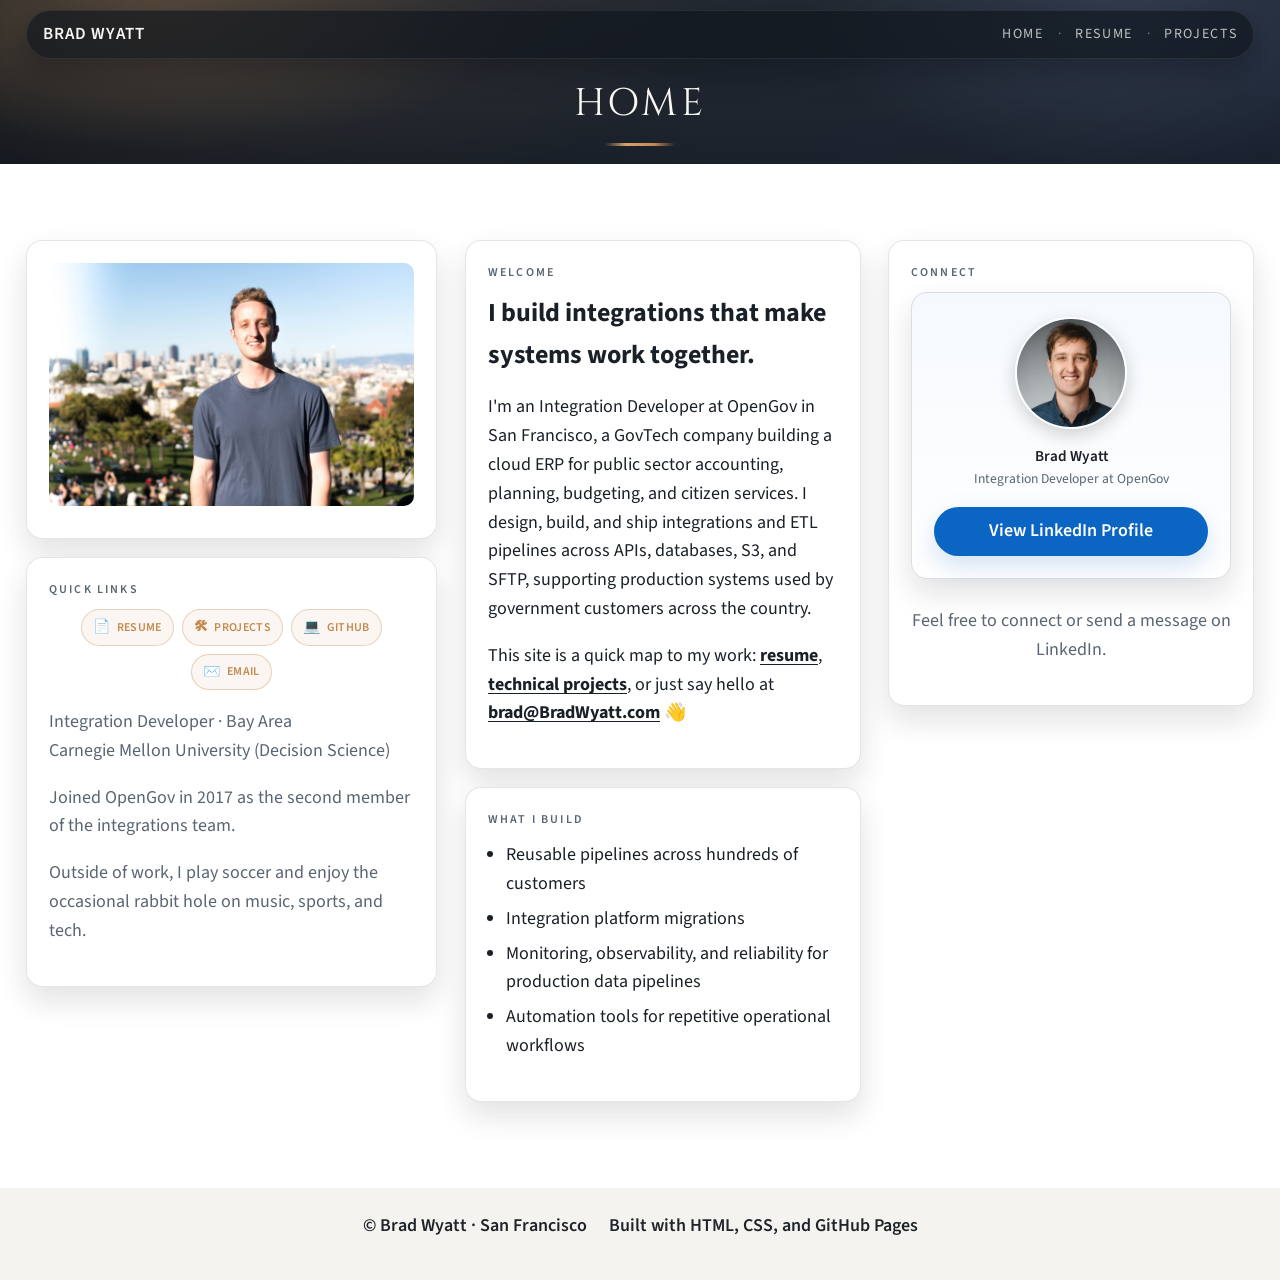
<file: index.html>
<!DOCTYPE html>
<html lang="en">
  <head>
    <meta charset="UTF-8" />
    <meta name="viewport" content="width=device-width, initial-scale=1.0" />
    <title>Brad Wyatt | Home</title>
    <link rel="preconnect" href="https://fonts.googleapis.com" />
    <link rel="preconnect" href="https://fonts.gstatic.com" crossorigin />
    <link
      href="https://fonts.googleapis.com/css2?family=Cinzel:wght@400;600&family=Source+Sans+3:wght@300;400;600;700&display=swap"
      rel="stylesheet"
    />
    <link rel="icon" type="image/png" href="/assets/favicon/bwyatt22-36_cropped.png" />
    <link rel="stylesheet" href="/css/site.css" />
  </head>
  <body>
    <div class="page">
      <header class="hero">
        <div class="container hero-inner">
          <nav class="nav">
            <div class="brand">Brad Wyatt</div>
            <div class="nav-links">
              <a href="/" data-path="/">Home</a>
              <span>·</span>
              <a href="/resume/" data-path="/resume">Resume</a>
              <span>·</span>
              <a href="/projects/" data-path="/projects">Projects</a>
            </div>
          </nav>
          <div class="hero-title fade-in">Home</div>
          <div class="hero-underline"></div>
        </div>
      </header>

      <main class="main">
        <section class="section">
          <div class="container grid-3 home-grid">
            <div class="home-left">
              <div class="panel media-panel home-headshot-card">
                <img class="media home-headshot" src="/assets/home/dolores_shot.jpg" alt="Headshot photo" />
              </div>
              <div class="panel home-card welcome-card-mobile">
                <div class="eyebrow">Welcome</div>
                <h2 class="section-title">I build integrations that make systems work together.</h2>
                <p>
                  I'm an Integration Developer at OpenGov in San Francisco, a GovTech company
                  building a cloud ERP for public sector accounting, planning, budgeting, and
                  citizen services. I design, build, and ship integrations and ETL pipelines across APIs, databases, S3, and SFTP, supporting production systems used by government customers across the country.
                </p>
                <p>
                  This site is a quick map to my work:
                  <a class="inline-link" href="/resume/"><strong>resume</strong></a>,
                  <a class="inline-link" href="/projects/"><strong>technical projects</strong></a>,
                  or just say hello at
                  <a class="inline-link" href="mailto:brad@BradWyatt.com"><strong>brad@BradWyatt.com</strong></a> 👋
                </p>
              </div>
              <div class="panel home-card quick-links-card">
                <div class="eyebrow">Quick Links</div>
                <div class="link-list">
                  <a href="/resume/"><span class="link-icon" aria-hidden="true">📄</span><span class="link-label">Resume</span></a>
                  <a href="/projects/"><span class="link-icon" aria-hidden="true">🛠</span><span class="link-label">Projects</span></a>
                  <a href="http://github.com/bradwyatt" target="_blank" rel="noopener noreferrer"><span class="link-icon" aria-hidden="true">💻</span><span class="link-label">GitHub</span></a>
                  <a href="mailto:brad@BradWyatt.com"><span class="link-icon" aria-hidden="true">✉️</span><span class="link-label">Email</span></a>
                </div>
                <p class="text-muted">
                  Integration Developer · Bay Area<br />
                  Carnegie Mellon University (Decision Science)
                </p>
                <p class="text-muted">
                  Joined OpenGov in 2017 as the second member of the integrations team.
                </p>
                <p class="text-muted">
                  Outside of work, I play soccer and enjoy the occasional rabbit hole on music, sports, and tech.
                </p>
              </div>
            </div>
            <div class="stagger home-stack">
              <div class="panel home-card welcome-card">
                <div class="eyebrow">Welcome</div>
                <h2 class="section-title">I build integrations that make systems work together.</h2>
                <p>
                  I'm an Integration Developer at OpenGov in San Francisco, a GovTech company
                  building a cloud ERP for public sector accounting, planning, budgeting, and
                  citizen services. I design, build, and ship integrations and ETL pipelines across APIs, databases, S3, and SFTP, supporting production systems used by government customers across the country.
                </p>
                <p>
                  This site is a quick map to my work:
                  <a class="inline-link" href="/resume/"><strong>resume</strong></a>,
                  <a class="inline-link" href="/projects/"><strong>technical projects</strong></a>,
                  or just say hello at 
                  <a class="inline-link" href="mailto:brad@BradWyatt.com"><strong>brad@BradWyatt.com</strong></a> 👋
                </p>
              </div>
              <div class="panel home-card what-i-build-card">
                <div class="eyebrow">What I Build</div>
                <ul class="clean compact">
                  <li>Reusable pipelines across hundreds of customers</li>
                  <li>Integration platform migrations</li>
                  <li>Monitoring, observability, and reliability for production data pipelines</li>
                  <li>Automation tools for repetitive operational workflows</li>
                </ul>
              </div>
            </div>
            <div class="panel home-card">
              <div class="eyebrow">Connect</div>
              <div class="linkedin-badge-shell">
                <a
                  href="https://www.linkedin.com/in/brad-wyatt/"
                  target="_blank"
                  rel="noreferrer"
                  class="linkedin-fallback-card"
                  aria-label="View Brad Wyatt's LinkedIn profile"
                >
                  <img src="/assets/home/headshot.jpg" class="headshot-circle" alt="Brad Wyatt" />
                  <div class="linkedin-fallback-text">
                    <div class="linkedin-name">Brad Wyatt</div>
                    <div class="linkedin-role">Integration Developer at OpenGov</div>
                  </div>
                  <div class="linkedin-cta" aria-hidden="true">
                    View LinkedIn Profile
                  </div>
                </a>
              </div>
              <p class="text-muted connect-note">Feel free to connect or send a message on LinkedIn.</p>
            </div>
          </div>
        </section>
      </main>

      <footer>
        <span>© Brad Wyatt · San Francisco</span>
        <span class="footer-build-line">Built with HTML, CSS, and GitHub Pages</span>
      </footer>
    </div>

    <script src="/js/site.js"></script>
  </body>
</html>
</file>
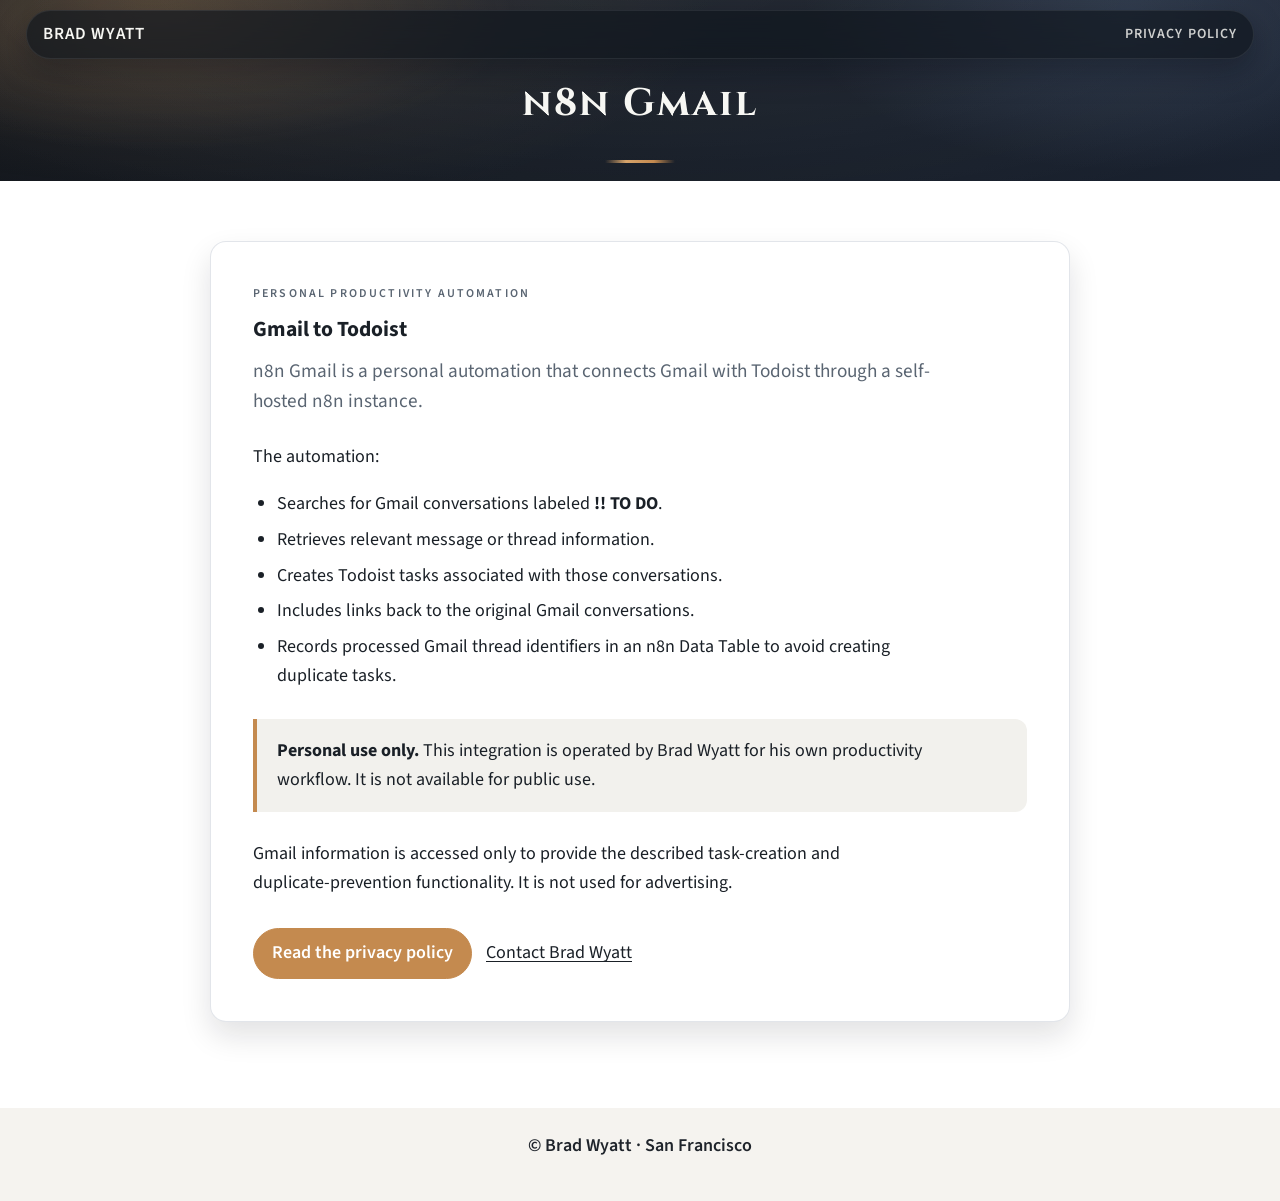
<file: n8n-gmail/index.html>
<!DOCTYPE html>
<html lang="en">
  <head>
    <meta charset="UTF-8" />
    <meta name="viewport" content="width=device-width, initial-scale=1.0" />
    <meta
      name="description"
      content="Information about Brad Wyatt's personal n8n Gmail and Todoist automation."
    />
    <link rel="canonical" href="https://bradwyatt.com/n8n-gmail/" />
    <title>n8n Gmail | Brad Wyatt</title>
    <link rel="preconnect" href="https://fonts.googleapis.com" />
    <link rel="preconnect" href="https://fonts.gstatic.com" crossorigin />
    <link
      href="https://fonts.googleapis.com/css2?family=Cinzel:wght@400;600&amp;family=Source+Sans+3:wght@300;400;600;700&amp;display=swap"
      rel="stylesheet"
    />
    <link rel="icon" type="image/png" href="/assets/favicon/bwyatt22-36_cropped.png" />
    <link rel="stylesheet" href="/css/site.css" />
  </head>
  <body class="oauth-page">
    <div class="page">
      <header class="hero">
        <div class="container hero-inner">
          <nav class="nav" aria-label="Application navigation">
            <div class="brand">Brad Wyatt</div>
            <a class="oauth-nav-link" href="/n8n-gmail/privacy/">Privacy policy</a>
          </nav>
          <h1 class="hero-title fade-in">n8n Gmail</h1>
          <div class="hero-underline" aria-hidden="true"></div>
        </div>
      </header>

      <main class="main">
        <section class="section" aria-labelledby="about-gmail-app">
          <div class="container oauth-content">
            <article class="panel oauth-card fade-in">
              <div class="eyebrow">Personal productivity automation</div>
              <h2 class="section-title" id="about-gmail-app">Gmail to Todoist</h2>
              <p class="oauth-lead">
                n8n Gmail is a personal automation that connects Gmail with Todoist through a
                self-hosted n8n instance.
              </p>

              <p>The automation:</p>
              <ul>
                <li>Searches for Gmail conversations labeled <strong>!! TO DO</strong>.</li>
                <li>Retrieves relevant message or thread information.</li>
                <li>Creates Todoist tasks associated with those conversations.</li>
                <li>Includes links back to the original Gmail conversations.</li>
                <li>
                  Records processed Gmail thread identifiers in an n8n Data Table to avoid
                  creating duplicate tasks.
                </li>
              </ul>

              <aside class="oauth-callout" aria-label="Availability">
                <p>
                  <strong>Personal use only.</strong> This integration is operated by Brad Wyatt
                  for his own productivity workflow. It is not available for public use.
                </p>
              </aside>

              <p>
                Gmail information is accessed only to provide the described task-creation and
                duplicate-prevention functionality. It is not used for advertising.
              </p>

              <div class="oauth-actions">
                <a class="btn" href="/n8n-gmail/privacy/">Read the privacy policy</a>
                <a class="inline-link" href="mailto:brad@BradWyatt.com">Contact Brad Wyatt</a>
              </div>
            </article>
          </div>
        </section>
      </main>

      <footer>
        <span>© Brad Wyatt · San Francisco</span>
      </footer>
    </div>
  </body>
</html>
</file>
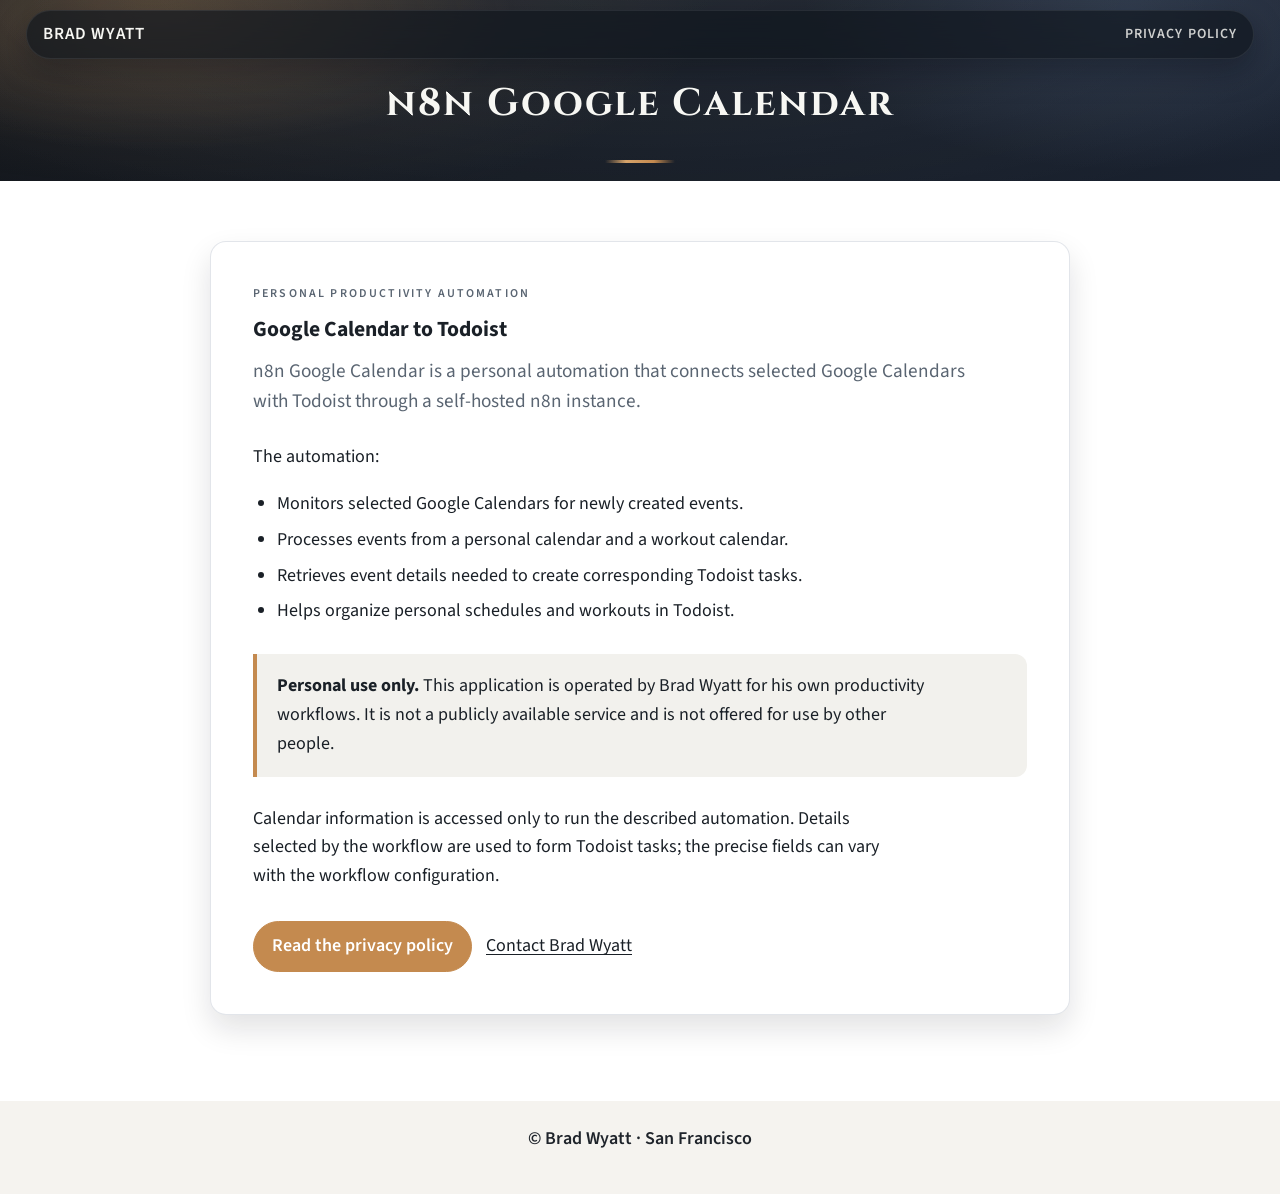
<file: n8n-google-calendar/index.html>
<!DOCTYPE html>
<html lang="en">
  <head>
    <meta charset="UTF-8" />
    <meta name="viewport" content="width=device-width, initial-scale=1.0" />
    <meta
      name="description"
      content="Information about Brad Wyatt's personal n8n Google Calendar and Todoist automation."
    />
    <link rel="canonical" href="https://bradwyatt.com/n8n-google-calendar/" />
    <title>n8n Google Calendar | Brad Wyatt</title>
    <link rel="preconnect" href="https://fonts.googleapis.com" />
    <link rel="preconnect" href="https://fonts.gstatic.com" crossorigin />
    <link
      href="https://fonts.googleapis.com/css2?family=Cinzel:wght@400;600&amp;family=Source+Sans+3:wght@300;400;600;700&amp;display=swap"
      rel="stylesheet"
    />
    <link rel="icon" type="image/png" href="/assets/favicon/bwyatt22-36_cropped.png" />
    <link rel="stylesheet" href="/css/site.css" />
  </head>
  <body class="oauth-page">
    <div class="page">
      <header class="hero">
        <div class="container hero-inner">
          <nav class="nav" aria-label="Application navigation">
            <div class="brand">Brad Wyatt</div>
            <a class="oauth-nav-link" href="/n8n-google-calendar/privacy/">Privacy policy</a>
          </nav>
          <h1 class="hero-title fade-in">n8n Google Calendar</h1>
          <div class="hero-underline" aria-hidden="true"></div>
        </div>
      </header>

      <main class="main">
        <section class="section" aria-labelledby="about-calendar-app">
          <div class="container oauth-content">
            <article class="panel oauth-card fade-in">
              <div class="eyebrow">Personal productivity automation</div>
              <h2 class="section-title" id="about-calendar-app">Google Calendar to Todoist</h2>
              <p class="oauth-lead">
                n8n Google Calendar is a personal automation that connects selected Google
                Calendars with Todoist through a self-hosted n8n instance.
              </p>

              <p>The automation:</p>
              <ul>
                <li>Monitors selected Google Calendars for newly created events.</li>
                <li>Processes events from a personal calendar and a workout calendar.</li>
                <li>Retrieves event details needed to create corresponding Todoist tasks.</li>
                <li>Helps organize personal schedules and workouts in Todoist.</li>
              </ul>

              <aside class="oauth-callout" aria-label="Availability">
                <p>
                  <strong>Personal use only.</strong> This application is operated by Brad Wyatt
                  for his own productivity workflows. It is not a publicly available service and
                  is not offered for use by other people.
                </p>
              </aside>

              <p>
                Calendar information is accessed only to run the described automation. Details
                selected by the workflow are used to form Todoist tasks; the precise fields can
                vary with the workflow configuration.
              </p>

              <div class="oauth-actions">
                <a class="btn" href="/n8n-google-calendar/privacy/">Read the privacy policy</a>
                <a class="inline-link" href="mailto:brad@BradWyatt.com">Contact Brad Wyatt</a>
              </div>
            </article>
          </div>
        </section>
      </main>

      <footer>
        <span>© Brad Wyatt · San Francisco</span>
      </footer>
    </div>
  </body>
</html>
</file>
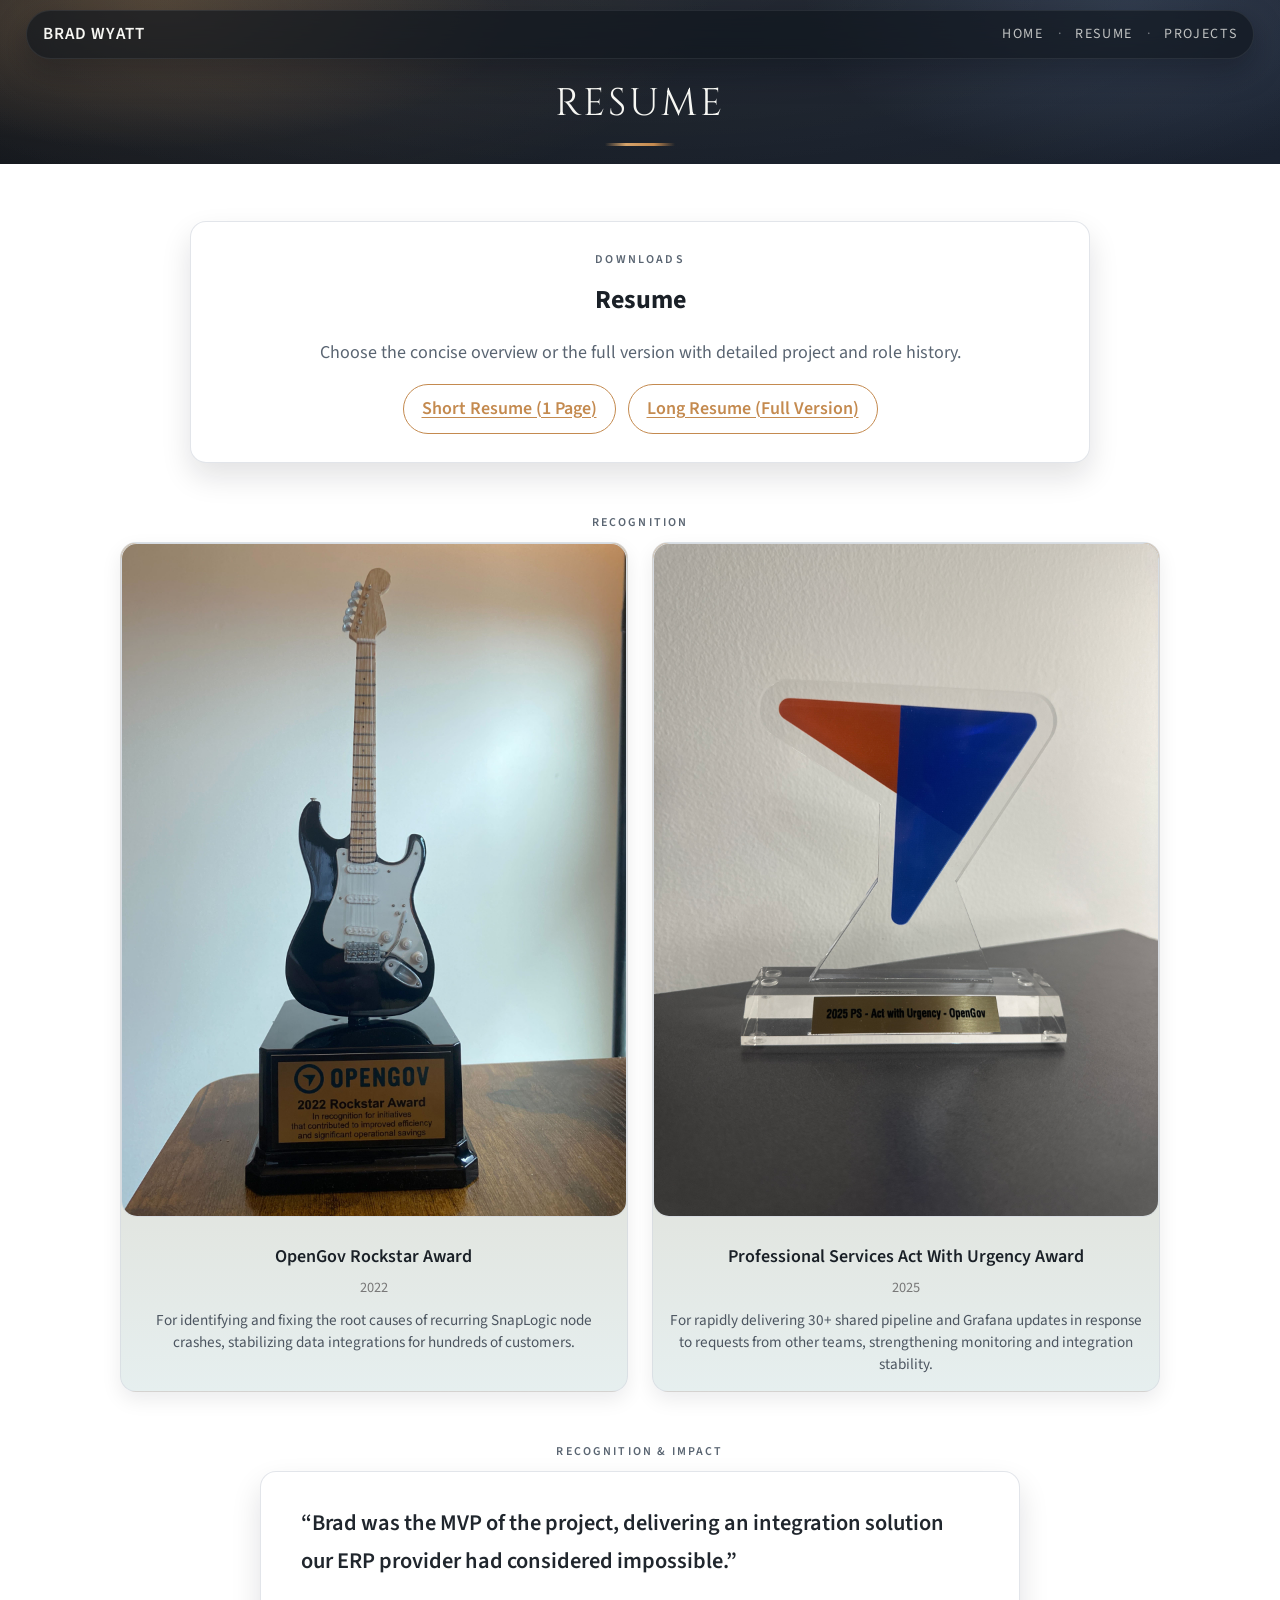
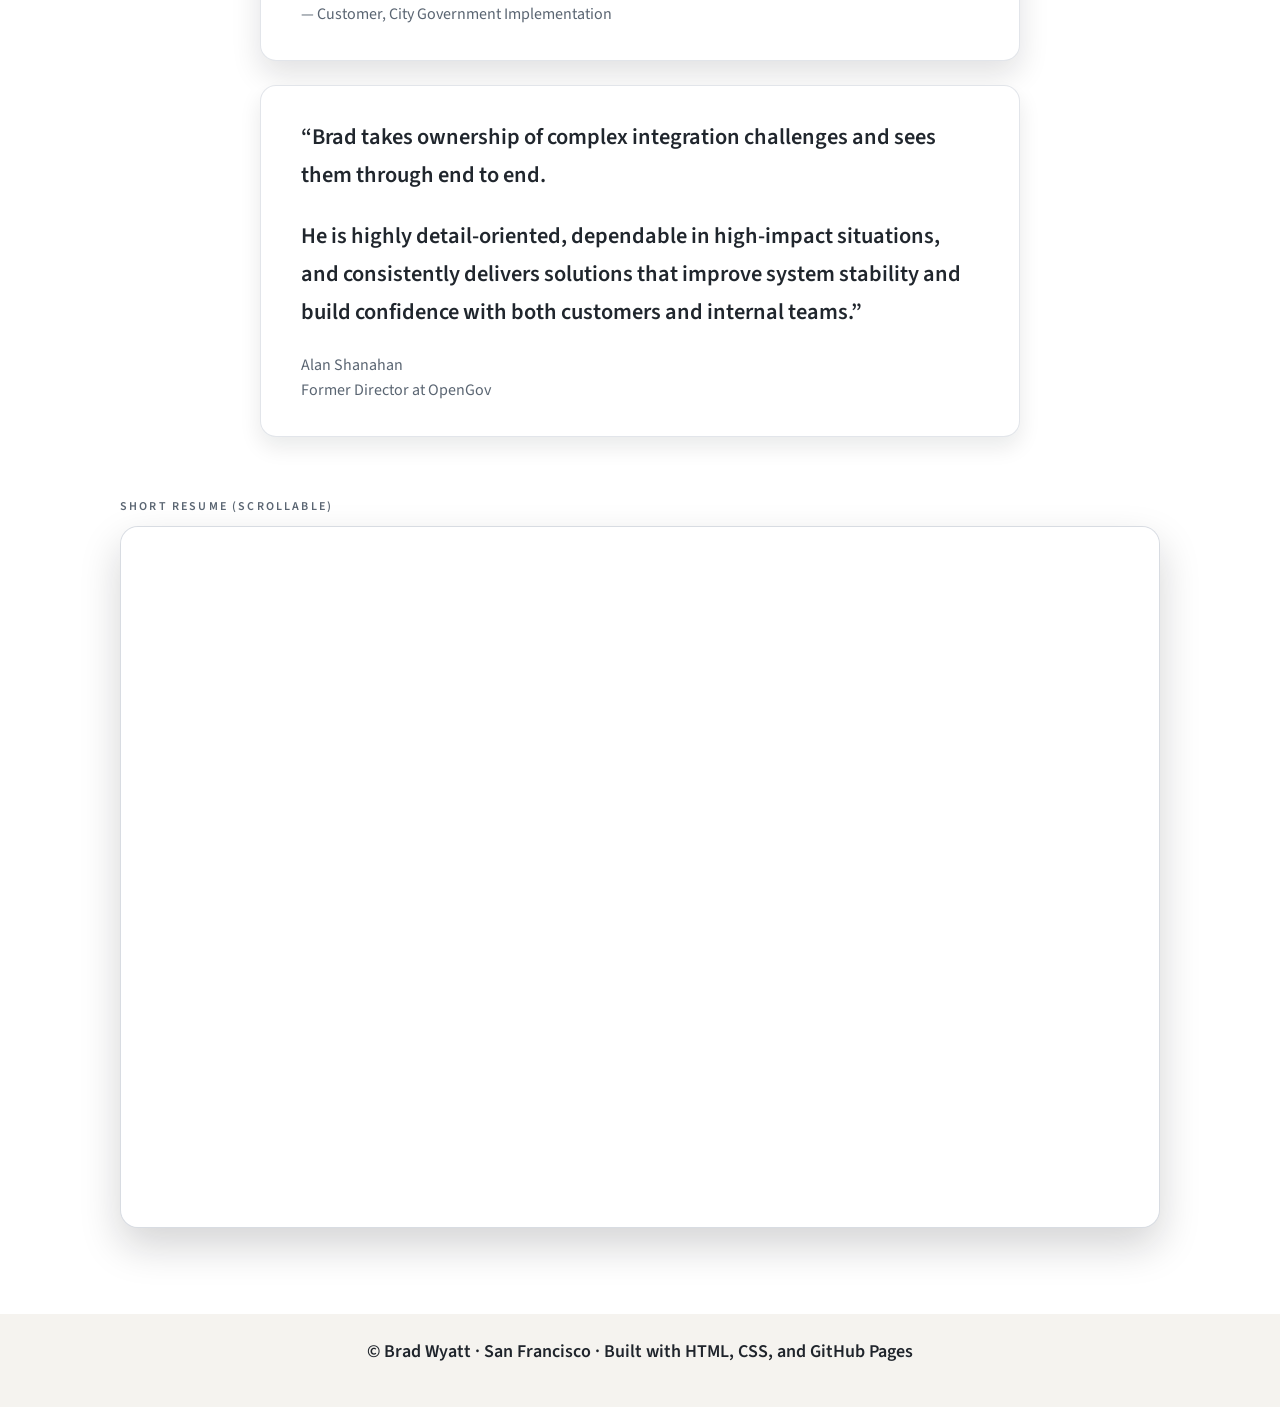
<file: resume/index.html>
<!DOCTYPE html>
<html lang="en">
  <head>
    <meta charset="UTF-8" />
    <meta name="viewport" content="width=device-width, initial-scale=1.0" />
    <title>Brad Wyatt | Resume</title>
    <link rel="preconnect" href="https://fonts.googleapis.com" />
    <link rel="preconnect" href="https://fonts.gstatic.com" crossorigin />
    <link
      href="https://fonts.googleapis.com/css2?family=Cinzel:wght@400;600&family=Source+Sans+3:wght@300;400;600;700&display=swap"
      rel="stylesheet"
    />
    <link rel="icon" type="image/png" href="/assets/favicon/bwyatt22-36_cropped.png" />
    <link rel="stylesheet" href="/css/site.css" />
  </head>
  <body class="resume-page">
    <div class="page">
      <header class="hero">
        <div class="container hero-inner">
          <nav class="nav">
            <div class="brand">Brad Wyatt</div>
            <div class="nav-links">
              <a href="/" data-path="/">Home</a>
              <span>·</span>
              <a href="/resume/" data-path="/resume">Resume</a>
              <span>·</span>
              <a href="/projects/" data-path="/projects">Projects</a>
            </div>
          </nav>
          <div class="hero-title fade-in">Resume</div>
          <div class="hero-underline"></div>
        </div>
      </header>

      <main class="main">
        <section class="section">
          <div class="container resume-layout">
            <div class="panel resume-card resume-downloads fade-in">
              <div class="eyebrow">Downloads</div>
              <h2 class="section-title">Resume</h2>
              <p class="text-muted resume-intro">
                Choose the concise overview or the full version with detailed project and role history.
              </p>
              <div class="button-row">
                <a class="btn" target="_blank" rel="noopener noreferrer" href="/assets/resume/Wyatt_Resume_Short.pdf"
                  >Short Resume (1 Page)</a
                >
                <a class="btn" target="_blank" rel="noopener noreferrer" href="/assets/resume/Wyatt_Resume_Long.pdf"
                  >Long Resume (Full Version)</a
                >
              </div>
            </div>

            <div class="resume-trophies fade-in">
              <div class="eyebrow resume-section-label">Recognition</div>
              <div class="media-stack trophy-stack">
                <figure class="trophy trophy-guitar">
                  <div class="trophy-image-wrapper">
                    <img class="media" src="/assets/resume/OpenGovRockstarAward.jpg" alt="OpenGov Rockstar Award" />
                  </div>
                  <figcaption class="award-caption">
                    <div class="award-title">OpenGov Rockstar Award</div>
                    <div class="award-year">2022</div>
                    <p class="award-tagline">
                      For identifying and fixing the root causes of recurring SnapLogic node crashes, stabilizing data integrations for hundreds of customers.
                    </p>
                  </figcaption>
                </figure>
                <figure class="trophy trophy-ps">
                  <div class="trophy-image-wrapper">
                    <img
                      class="media"
                      src="/assets/resume/2025_PS_Act_With_Urgency_Trophy_IMG_E04FFD3F-89E6-4BFA-8317-597875602123.jpeg"
                      alt="PS Act With Urgency Trophy"
                    />
                  </div>
                  <figcaption class="award-caption">
                    <div class="award-title">Professional Services Act With Urgency Award</div>
                    <div class="award-year">2025</div>
                    <p class="award-tagline">
                      For rapidly delivering 30+ shared pipeline and Grafana updates in response to requests from other teams, strengthening monitoring and integration stability.
                    </p>
                  </figcaption>
                </figure>
              </div>
            </div>

            <section class="resume-testimonials fade-in" aria-labelledby="customer-impact-title">
              <div class="eyebrow resume-section-label" id="customer-impact-title">Recognition &amp; Impact</div>
              <div class="media-stack">
                <article class="panel testimonial-card">
                  <blockquote class="testimonial-quote">
                    <p>
                      “Brad was the MVP of the project, delivering an integration solution our ERP provider had considered impossible.”
                    </p>
                  </blockquote>
                  <p class="testimonial-attribution">— Customer, City Government Implementation</p>
                </article>
                <article class="panel testimonial-card testimonial-card-supporting">
                  <blockquote class="testimonial-quote">
                    <p>
                      “Brad takes ownership of complex integration challenges and sees them through end to end.
                    </p>
                    <p>
                      He is highly detail-oriented, dependable in high-impact situations, and consistently delivers solutions that improve system stability and build confidence with both customers and internal teams.”
                    </p>
                  </blockquote>
                  <p class="testimonial-attribution">Alan Shanahan<br />Former Director at OpenGov</p>
                </article>
              </div>
            </section>

            <div class="resume-embed-shell fade-in">
              <div class="eyebrow">Short Resume (Scrollable)</div>
              <div class="resume-embed-frame">
                <iframe
                  class="resume-viewer"
                  src="/assets/resume/Wyatt_Resume_Short.pdf#view=FitH&toolbar=0&navpanes=0"
                  title="Brad Wyatt Resume"
                  loading="lazy"
                ></iframe>
              </div>
            </div>
          </div>
        </section>
      </main>

      <footer>
        <span>© Brad Wyatt · San Francisco · Built with HTML, CSS, and GitHub Pages</span>
      </footer>
    </div>

    <script src="/js/site.js"></script>
  </body>
</html>
</file>
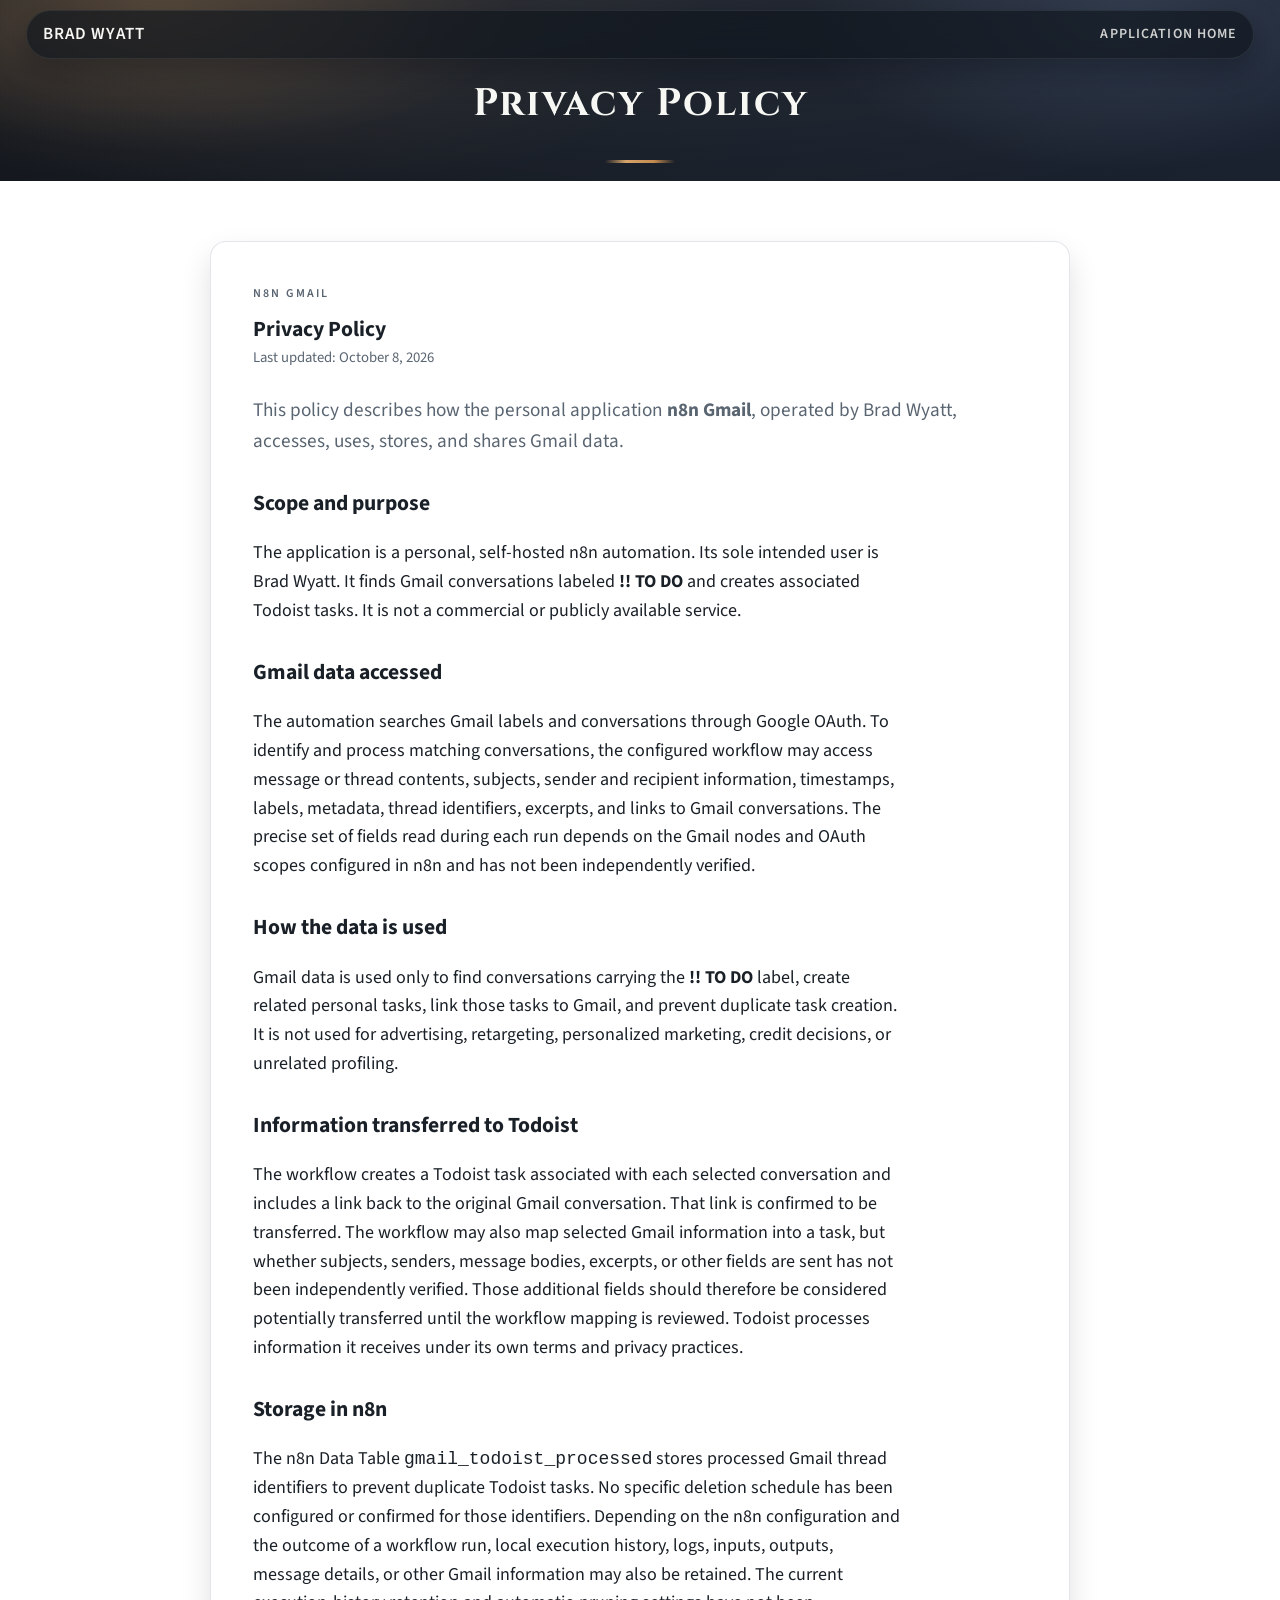
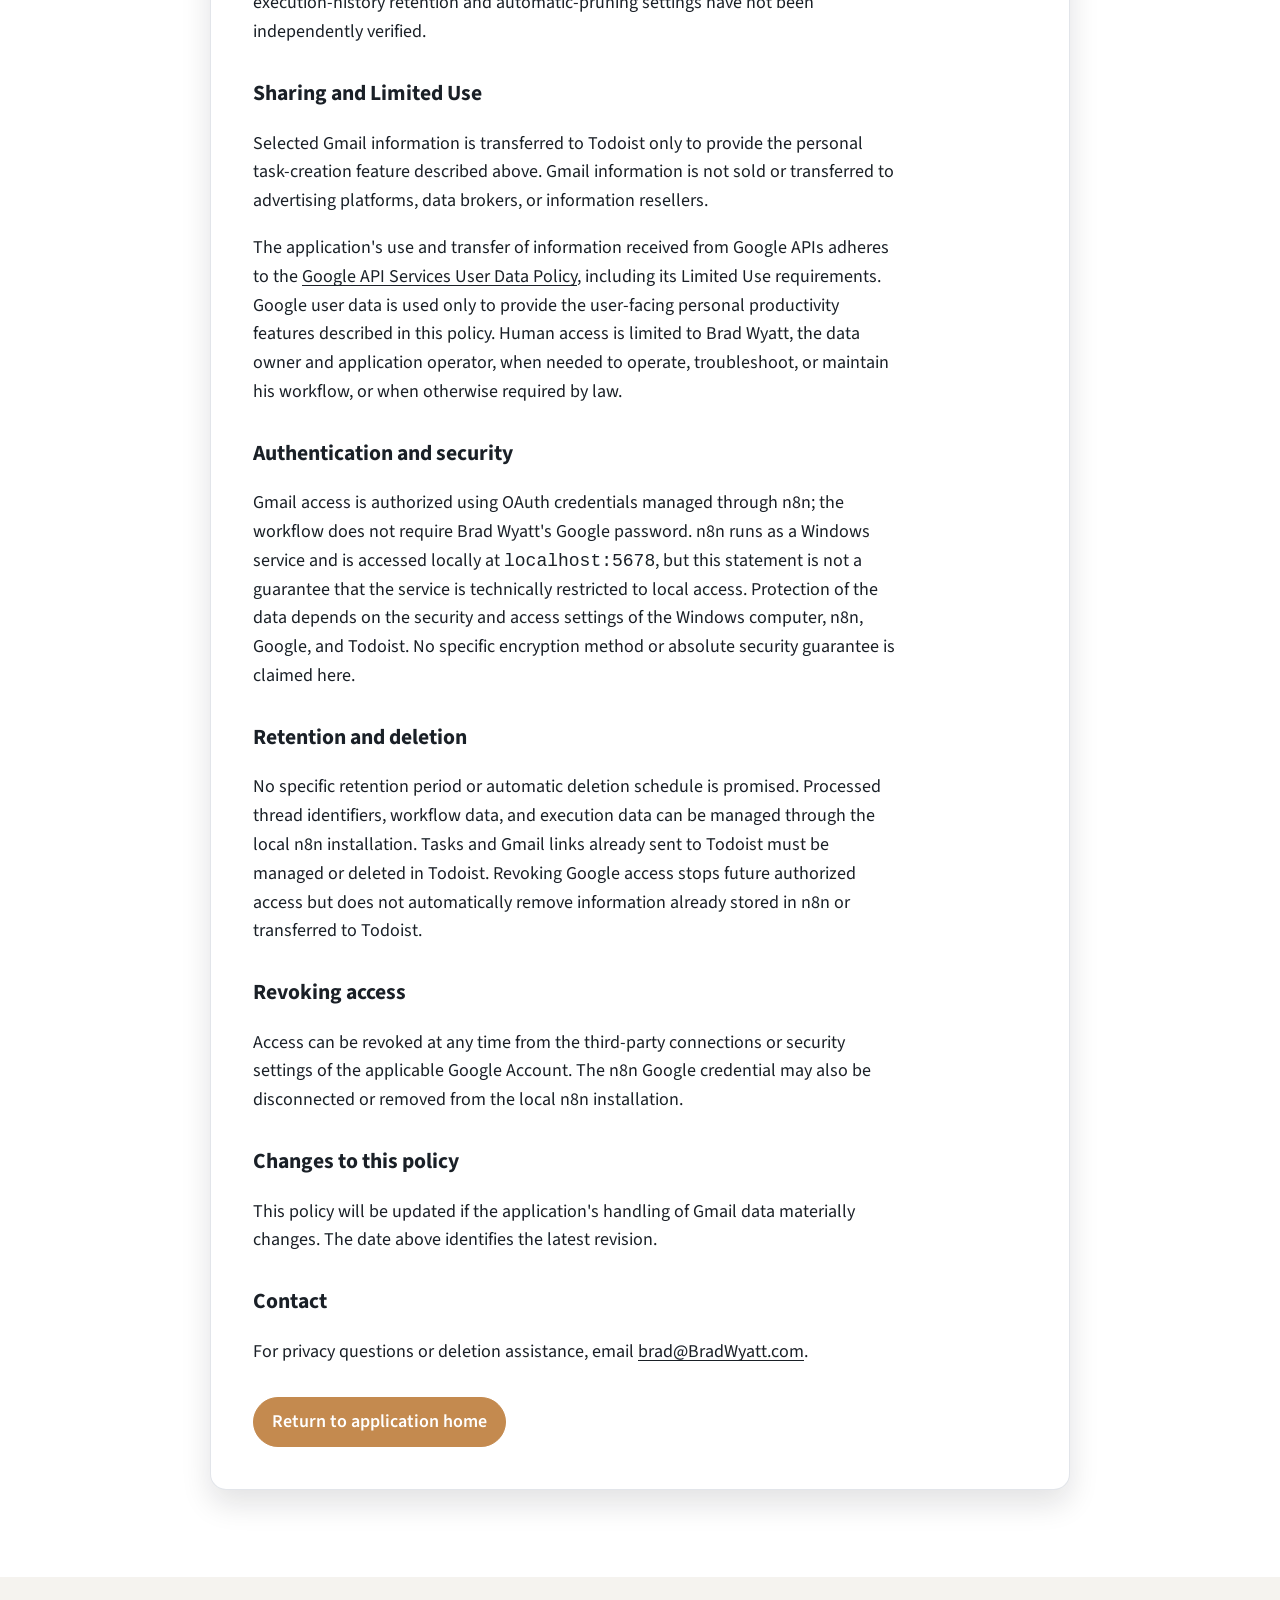
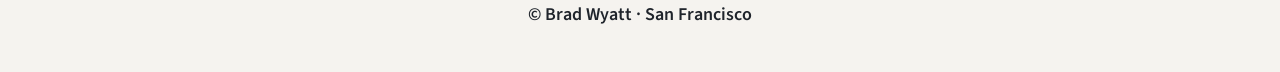
<file: n8n-gmail/privacy/index.html>
<!DOCTYPE html>
<html lang="en">
  <head>
    <meta charset="UTF-8" />
    <meta name="viewport" content="width=device-width, initial-scale=1.0" />
    <meta
      name="description"
      content="Privacy policy for Brad Wyatt's personal n8n Gmail automation."
    />
    <link rel="canonical" href="https://bradwyatt.com/n8n-gmail/privacy/" />
    <title>Privacy Policy | n8n Gmail</title>
    <link rel="preconnect" href="https://fonts.googleapis.com" />
    <link rel="preconnect" href="https://fonts.gstatic.com" crossorigin />
    <link
      href="https://fonts.googleapis.com/css2?family=Cinzel:wght@400;600&amp;family=Source+Sans+3:wght@300;400;600;700&amp;display=swap"
      rel="stylesheet"
    />
    <link rel="icon" type="image/png" href="/assets/favicon/bwyatt22-36_cropped.png" />
    <link rel="stylesheet" href="/css/site.css" />
  </head>
  <body class="oauth-page">
    <div class="page">
      <header class="hero">
        <div class="container hero-inner">
          <nav class="nav" aria-label="Application navigation">
            <div class="brand">Brad Wyatt</div>
            <a class="oauth-nav-link" href="/n8n-gmail/">Application home</a>
          </nav>
          <h1 class="hero-title fade-in">Privacy Policy</h1>
          <div class="hero-underline" aria-hidden="true"></div>
        </div>
      </header>

      <main class="main">
        <section class="section" aria-labelledby="gmail-policy-title">
          <div class="container oauth-content">
            <article class="panel oauth-card fade-in">
              <div class="eyebrow">n8n Gmail</div>
              <h2 class="section-title" id="gmail-policy-title">Privacy Policy</h2>
              <p class="oauth-meta">Last updated: October 8, 2026</p>
              <p class="oauth-lead">
                This policy describes how the personal application <strong>n8n Gmail</strong>,
                operated by Brad Wyatt, accesses, uses, stores, and shares Gmail data.
              </p>

              <h2>Scope and purpose</h2>
              <p>
                The application is a personal, self-hosted n8n automation. Its sole intended user
                is Brad Wyatt. It finds Gmail conversations labeled <strong>!! TO DO</strong> and
                creates associated Todoist tasks. It is not a commercial or publicly available
                service.
              </p>

              <h2>Gmail data accessed</h2>
              <p>
                The automation searches Gmail labels and conversations through Google OAuth. To
                identify and process matching conversations, the configured workflow may access
                message or thread contents, subjects, sender and recipient information, timestamps,
                labels, metadata, thread identifiers, excerpts, and links to Gmail conversations.
                The precise set of fields read during each run depends on the Gmail nodes and OAuth
                scopes configured in n8n and has not been independently verified.
              </p>

              <h2>How the data is used</h2>
              <p>
                Gmail data is used only to find conversations carrying the <strong>!! TO DO</strong>
                label, create related personal tasks, link those tasks to Gmail, and prevent
                duplicate task creation. It is not used for advertising, retargeting, personalized
                marketing, credit decisions, or unrelated profiling.
              </p>

              <h2>Information transferred to Todoist</h2>
              <p>
                The workflow creates a Todoist task associated with each selected conversation and
                includes a link back to the original Gmail conversation. That link is confirmed to
                be transferred. The workflow may also map selected Gmail information into a task,
                but whether subjects, senders, message bodies, excerpts, or other fields are sent
                has not been independently verified. Those additional fields should therefore be
                considered potentially transferred until the workflow mapping is reviewed.
                Todoist processes information it receives under its own terms and privacy
                practices.
              </p>

              <h2>Storage in n8n</h2>
              <p>
                The n8n Data Table <code>gmail_todoist_processed</code> stores processed Gmail
                thread identifiers to prevent duplicate Todoist tasks. No specific deletion
                schedule has been configured or confirmed for those identifiers. Depending on the
                n8n configuration and the outcome of a workflow run, local execution history, logs,
                inputs, outputs, message details, or other Gmail information may also be retained.
                The current execution-history retention and automatic-pruning settings have not
                been independently verified.
              </p>

              <h2>Sharing and Limited Use</h2>
              <p>
                Selected Gmail information is transferred to Todoist only to provide the personal
                task-creation feature described above. Gmail information is not sold or transferred
                to advertising platforms, data brokers, or information resellers.
              </p>
              <p>
                The application's use and transfer of information received from Google APIs adheres
                to the
                <a
                  class="inline-link"
                  href="https://developers.google.com/terms/api-services-user-data-policy"
                  target="_blank"
                  rel="noopener noreferrer"
                  >Google API Services User Data Policy</a
                >, including its Limited Use requirements. Google user data is used only to provide
                the user-facing personal productivity features described in this policy. Human
                access is limited to Brad Wyatt, the data owner and application operator, when
                needed to operate, troubleshoot, or maintain his workflow, or when otherwise
                required by law.
              </p>

              <h2>Authentication and security</h2>
              <p>
                Gmail access is authorized using OAuth credentials managed through n8n; the
                workflow does not require Brad Wyatt's Google password. n8n runs as a Windows
                service and is accessed locally at <code>localhost:5678</code>, but this statement
                is not a guarantee that the service is technically restricted to local access.
                Protection of the data depends on the security and access settings of the Windows
                computer, n8n, Google, and Todoist. No specific encryption method or absolute
                security guarantee is claimed here.
              </p>

              <h2>Retention and deletion</h2>
              <p>
                No specific retention period or automatic deletion schedule is promised. Processed
                thread identifiers, workflow data, and execution data can be managed through the
                local n8n installation. Tasks and Gmail links already sent to Todoist must be
                managed or deleted in Todoist. Revoking Google access stops future authorized
                access but does not automatically remove information already stored in n8n or
                transferred to Todoist.
              </p>

              <h2>Revoking access</h2>
              <p>
                Access can be revoked at any time from the third-party connections or security
                settings of the applicable Google Account. The n8n Google credential may also be
                disconnected or removed from the local n8n installation.
              </p>

              <h2>Changes to this policy</h2>
              <p>
                This policy will be updated if the application's handling of Gmail data materially
                changes. The date above identifies the latest revision.
              </p>

              <h2>Contact</h2>
              <p>
                For privacy questions or deletion assistance, email
                <a class="inline-link" href="mailto:brad@BradWyatt.com">brad@BradWyatt.com</a>.
              </p>

              <div class="oauth-actions">
                <a class="btn" href="/n8n-gmail/">Return to application home</a>
              </div>
            </article>
          </div>
        </section>
      </main>

      <footer>
        <span>© Brad Wyatt · San Francisco</span>
      </footer>
    </div>
  </body>
</html>
</file>
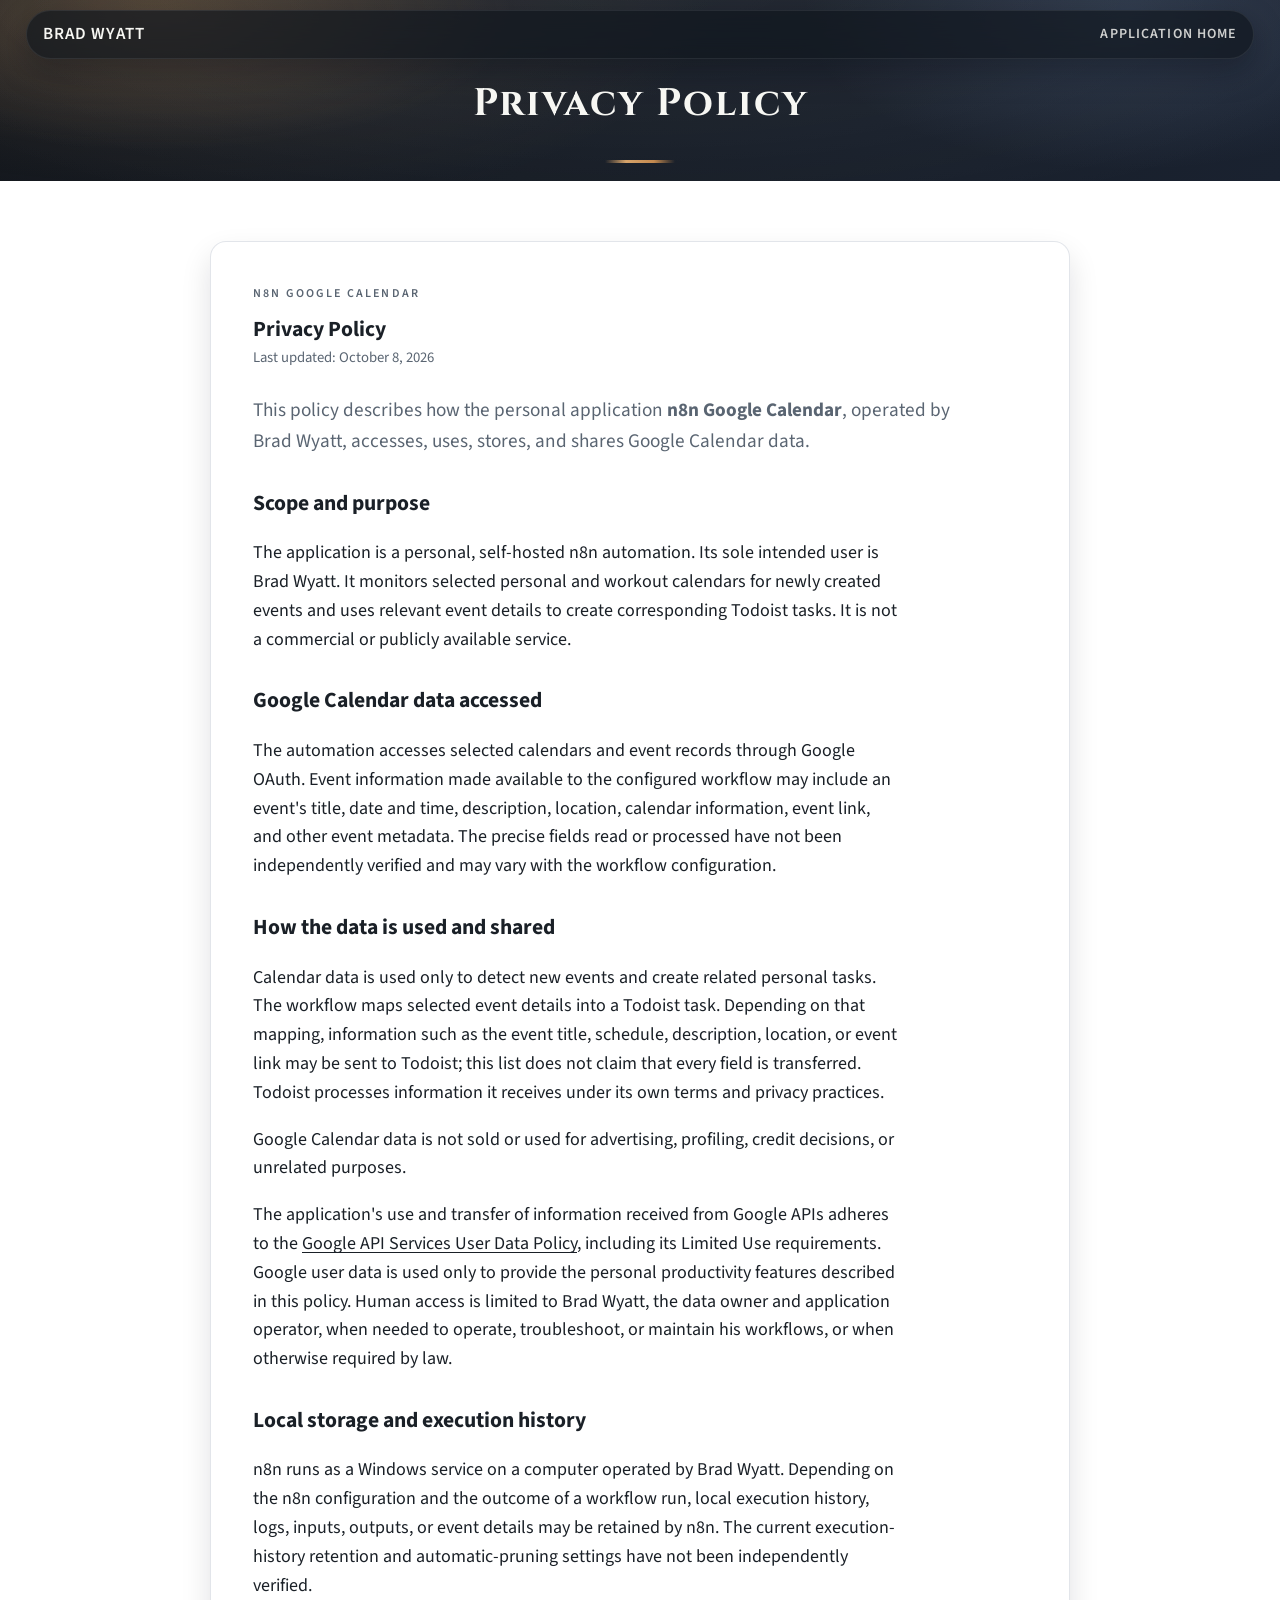
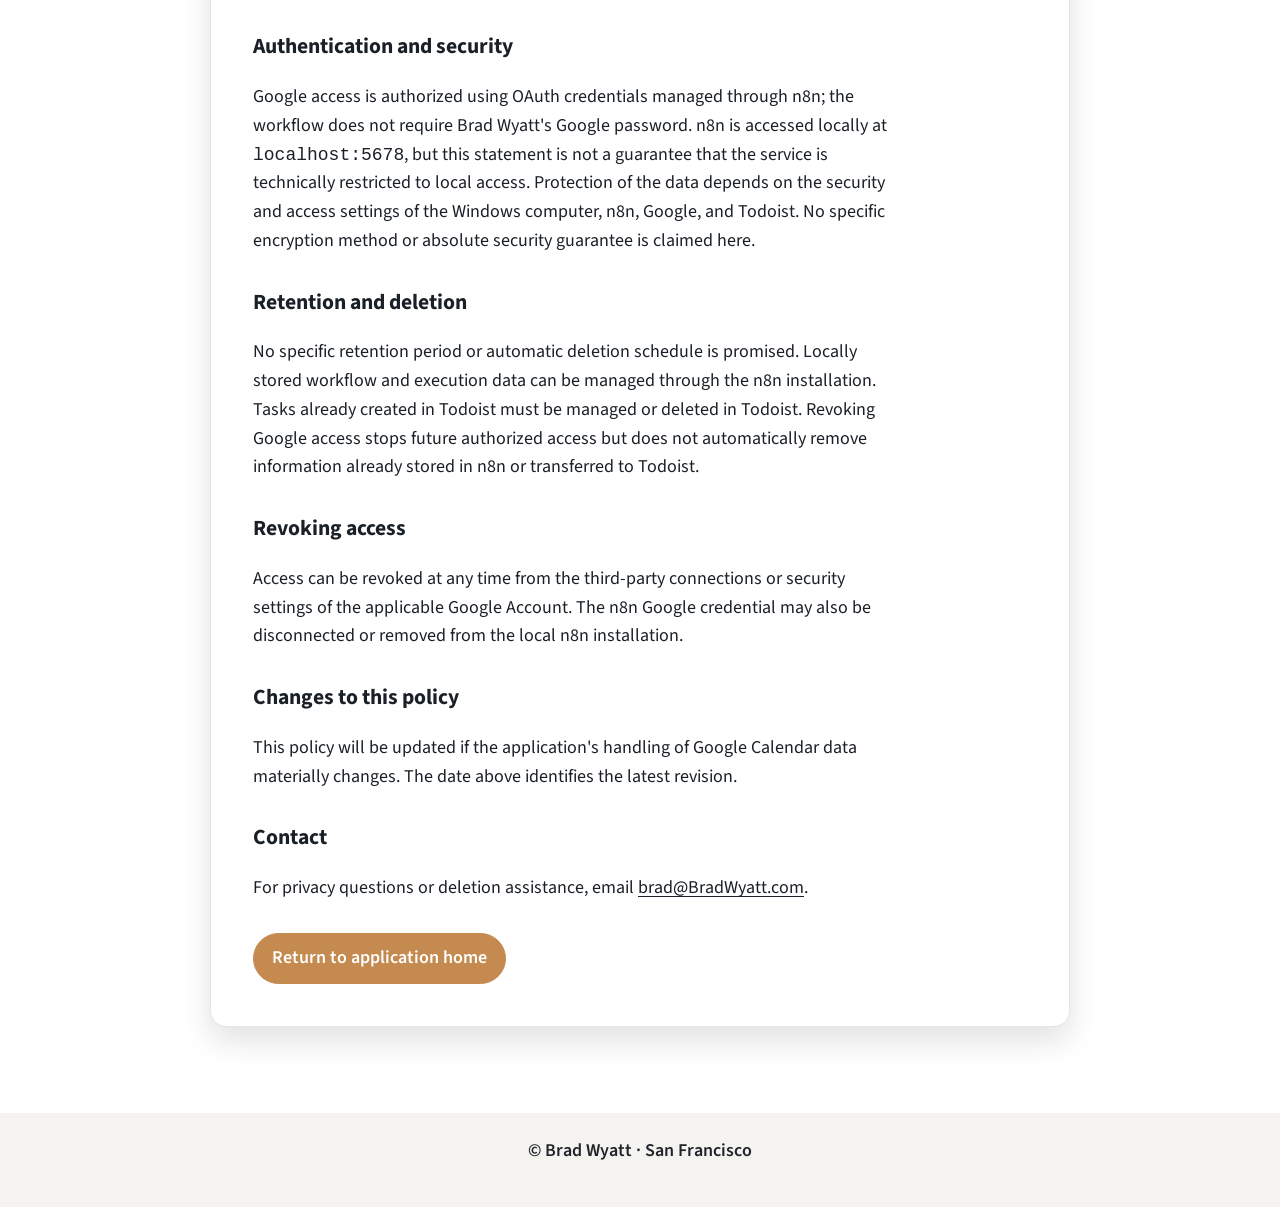
<file: n8n-google-calendar/privacy/index.html>
<!DOCTYPE html>
<html lang="en">
  <head>
    <meta charset="UTF-8" />
    <meta name="viewport" content="width=device-width, initial-scale=1.0" />
    <meta
      name="description"
      content="Privacy policy for Brad Wyatt's personal n8n Google Calendar automation."
    />
    <link rel="canonical" href="https://bradwyatt.com/n8n-google-calendar/privacy/" />
    <title>Privacy Policy | n8n Google Calendar</title>
    <link rel="preconnect" href="https://fonts.googleapis.com" />
    <link rel="preconnect" href="https://fonts.gstatic.com" crossorigin />
    <link
      href="https://fonts.googleapis.com/css2?family=Cinzel:wght@400;600&amp;family=Source+Sans+3:wght@300;400;600;700&amp;display=swap"
      rel="stylesheet"
    />
    <link rel="icon" type="image/png" href="/assets/favicon/bwyatt22-36_cropped.png" />
    <link rel="stylesheet" href="/css/site.css" />
  </head>
  <body class="oauth-page">
    <div class="page">
      <header class="hero">
        <div class="container hero-inner">
          <nav class="nav" aria-label="Application navigation">
            <div class="brand">Brad Wyatt</div>
            <a class="oauth-nav-link" href="/n8n-google-calendar/">Application home</a>
          </nav>
          <h1 class="hero-title fade-in">Privacy Policy</h1>
          <div class="hero-underline" aria-hidden="true"></div>
        </div>
      </header>

      <main class="main">
        <section class="section" aria-labelledby="calendar-policy-title">
          <div class="container oauth-content">
            <article class="panel oauth-card fade-in">
              <div class="eyebrow">n8n Google Calendar</div>
              <h2 class="section-title" id="calendar-policy-title">Privacy Policy</h2>
              <p class="oauth-meta">Last updated: October 8, 2026</p>
              <p class="oauth-lead">
                This policy describes how the personal application <strong>n8n Google Calendar</strong>,
                operated by Brad Wyatt, accesses, uses, stores, and shares Google Calendar data.
              </p>

              <h2>Scope and purpose</h2>
              <p>
                The application is a personal, self-hosted n8n automation. Its sole intended user
                is Brad Wyatt. It monitors selected personal and workout calendars for newly
                created events and uses relevant event details to create corresponding Todoist
                tasks. It is not a commercial or publicly available service.
              </p>

              <h2>Google Calendar data accessed</h2>
              <p>
                The automation accesses selected calendars and event records through Google OAuth.
                Event information made available to the configured workflow may include an event's
                title, date and time, description, location, calendar information, event link, and
                other event metadata. The precise fields read or processed have not been
                independently verified and may vary with the workflow configuration.
              </p>

              <h2>How the data is used and shared</h2>
              <p>
                Calendar data is used only to detect new events and create related personal tasks.
                The workflow maps selected event details into a Todoist task. Depending on that
                mapping, information such as the event title, schedule, description, location, or
                event link may be sent to Todoist; this list does not claim that every field is
                transferred. Todoist processes information it receives under its own terms and
                privacy practices.
              </p>
              <p>
                Google Calendar data is not sold or used for advertising, profiling, credit
                decisions, or unrelated purposes.
              </p>
              <p>
                The application's use and transfer of information received from Google APIs adheres
                to the
                <a
                  class="inline-link"
                  href="https://developers.google.com/terms/api-services-user-data-policy"
                  target="_blank"
                  rel="noopener noreferrer"
                  >Google API Services User Data Policy</a
                >, including its Limited Use requirements. Google user data is used only to provide
                the personal productivity features described in this policy. Human access is
                limited to Brad Wyatt, the data owner and application operator, when needed to
                operate, troubleshoot, or maintain his workflows, or when otherwise required by
                law.
              </p>

              <h2>Local storage and execution history</h2>
              <p>
                n8n runs as a Windows service on a computer operated by Brad Wyatt. Depending on
                the n8n configuration and the outcome of a workflow run, local execution history,
                logs, inputs, outputs, or event details may be retained by n8n. The current
                execution-history retention and automatic-pruning settings have not been
                independently verified.
              </p>

              <h2>Authentication and security</h2>
              <p>
                Google access is authorized using OAuth credentials managed through n8n; the
                workflow does not require Brad Wyatt's Google password. n8n is accessed locally at
                <code>localhost:5678</code>, but this statement is not a guarantee that the service
                is technically restricted to local access. Protection of the data depends on the
                security and access settings of the Windows computer, n8n, Google, and Todoist. No
                specific encryption method or absolute security guarantee is claimed here.
              </p>

              <h2>Retention and deletion</h2>
              <p>
                No specific retention period or automatic deletion schedule is promised. Locally
                stored workflow and execution data can be managed through the n8n installation.
                Tasks already created in Todoist must be managed or deleted in Todoist. Revoking
                Google access stops future authorized access but does not automatically remove
                information already stored in n8n or transferred to Todoist.
              </p>

              <h2>Revoking access</h2>
              <p>
                Access can be revoked at any time from the third-party connections or security
                settings of the applicable Google Account. The n8n Google credential may also be
                disconnected or removed from the local n8n installation.
              </p>

              <h2>Changes to this policy</h2>
              <p>
                This policy will be updated if the application's handling of Google Calendar data
                materially changes. The date above identifies the latest revision.
              </p>

              <h2>Contact</h2>
              <p>
                For privacy questions or deletion assistance, email
                <a class="inline-link" href="mailto:brad@BradWyatt.com">brad@BradWyatt.com</a>.
              </p>

              <div class="oauth-actions">
                <a class="btn" href="/n8n-google-calendar/">Return to application home</a>
              </div>
            </article>
          </div>
        </section>
      </main>

      <footer>
        <span>© Brad Wyatt · San Francisco</span>
      </footer>
    </div>
  </body>
</html>
</file>
<file: css/site.css>
:root {
  --bg-dark: #0b0f14;
  --bg-hero: #141a22;
  --bg-panel: #ffffff;
  --bg-band: #f2f1ed;
  --featured-media-shell-bg: #f5f1ea;
  --featured-media-shell-border: rgba(74, 60, 42, 0.1);
  --featured-media-shell-radius: 22px;
  --featured-media-shell-inner-radius: 14px;
  --featured-media-shell-padding: 14px;
  --text-dark: #1a2027;
  --text-light: #f7f7f3;
  --text-muted: #5a6572;
  --accent: #d6a36a;
  --accent-strong: #c48a4f;
  --line: #d6dbe1;
  --shadow: 0 18px 40px rgba(15, 18, 22, 0.18);
  --hero-glow: rgba(214, 163, 106, 0.22);
  --nav-glass: rgba(15, 20, 28, 0.65);
  --serif: "Cinzel", "Times New Roman", serif;
  --sans: "Source Sans 3", "Helvetica Neue", Arial, sans-serif;
}

* {
  box-sizing: border-box;
}

body {
  margin: 0;
  font-family: var(--sans);
  color: var(--text-dark);
  background: #f5f3ef;
  font-size: 18px;
  line-height: 1.6;
}

a {
  color: inherit;
  text-decoration: none;
}

a:hover {
  color: var(--accent-strong);
}

.inline-link {
  text-decoration: underline;
  text-underline-offset: 3px;
  text-decoration-skip-ink: none;
}

.resume-page a {
  text-decoration: underline;
  text-underline-offset: 3px;
}

.resume-page .nav-links a {
  text-decoration: none;
}

.resume-page .main {
  padding-top: 30px;
}

.resume-page .section {
  padding-top: 27px;
}

.resume-center {
  text-align: center;
}

.page {
  min-height: 100vh;
  display: flex;
  flex-direction: column;
}

.hero {
  position: relative;
  background: linear-gradient(120deg, #0f141b 0%, #151b24 45%, #1a2230 100%);
  color: var(--text-light);
  padding: 10px 0 18px;
  overflow: hidden;
}

.hero::before {
  content: "";
  position: absolute;
  inset: 0;
  background:
    radial-gradient(1200px 380px at 50% -10%, rgba(255, 255, 255, 0.08), transparent 70%),
    radial-gradient(800px 320px at 12% 0%, rgba(214, 163, 106, 0.16), transparent 70%);
  opacity: 0.9;
}

.hero::after {
  content: "";
  position: absolute;
  inset: 0;
  background:
    radial-gradient(600px 220px at 12% 10%, var(--hero-glow), transparent 60%),
    radial-gradient(500px 240px at 88% 8%, rgba(141, 170, 214, 0.18), transparent 65%);
}

.hero-inner {
  position: relative;
  z-index: 1;
}

.nav {
  display: flex;
  justify-content: space-between;
  align-items: center;
  padding: 10px 16px;
  text-transform: none;
  background: var(--nav-glass);
  border: 1px solid rgba(255, 255, 255, 0.08);
  border-radius: 999px;
  box-shadow: 0 12px 30px rgba(6, 10, 16, 0.35);
  backdrop-filter: blur(14px);
}

.brand {
  font-weight: 600;
  letter-spacing: 0.06em;
  font-size: 17px;
  text-transform: uppercase;
}

.nav-links {
  display: flex;
  gap: 14px;
  align-items: center;
  font-size: 14px;
  text-transform: uppercase;
  letter-spacing: 0.12em;
}

.nav-links a {
  color: var(--text-light);
  opacity: 0.75;
}

.nav-links a.active,
.nav-links a:hover {
  opacity: 1;
}

.nav-links span {
  color: rgba(255, 255, 255, 0.4);
  letter-spacing: 0;
}

.hero-title {
  text-align: center;
  margin-top: 14px;
  font-family: var(--serif);
  font-size: clamp(28px, 3vw, 44px);
  letter-spacing: 0.08em;
  text-transform: uppercase;
}

.hero-underline {
  width: 70px;
  height: 3px;
  background: linear-gradient(90deg, transparent 0%, var(--accent) 30%, var(--accent-strong) 70%, transparent 100%);
  margin: 8px auto 0;
}

.container {
  width: min(1360px, 96vw);
  margin: 0 auto;
}

.main {
  flex: 1;
  background: #ffffff;
  padding: 40px 0 50px;
}

.section {
  padding: 36px 0;
}

.section.band {
  background: var(--bg-band);
}

.grid-2 {
  display: grid;
  grid-template-columns: repeat(2, minmax(0, 1fr));
  gap: 32px;
  align-items: start;
}

.grid-3 {
  display: grid;
  grid-template-columns: repeat(3, minmax(0, 1fr));
  gap: 28px;
  align-items: start;
}

.panel {
  background: #ffffff;
  border-radius: 16px;
  border: 1px solid rgba(214, 219, 225, 0.7);
  box-shadow: 0 14px 30px rgba(15, 18, 22, 0.12);
  padding: 22px;
  transition: transform 0.2s ease, box-shadow 0.2s ease;
  will-change: transform;
}

.panel:hover {
  transform: scale(1.02);
  box-shadow: 0 18px 36px rgba(15, 18, 22, 0.16);
}

@media (hover: none), (pointer: coarse) {
  .panel:hover {
    transform: none;
    box-shadow: 0 14px 30px rgba(15, 18, 22, 0.12);
  }
}

.media-panel {
  padding: 22px;
}

.media-panel .media {
  border: none;
  box-shadow: none;
}

.home-card {
  margin-top: 0;
}

.home-stack {
  display: flex;
  flex-direction: column;
  gap: 18px;
}

.home-left .home-card {
  margin-top: 18px;
}

.welcome-card-mobile {
  display: none;
}

.resume-card {
  margin-bottom: 18px;
}

.resume-layout {
  display: grid;
  gap: 50px;
}

.resume-downloads {
  width: min(900px, 100%);
  margin: 0 auto;
  text-align: center;
  padding: 28px 30px;
}

.resume-trophies {
  width: min(1040px, 100%);
  margin: 0 auto;
}

.resume-testimonials {
  width: min(900px, 100%);
  margin: 0 auto;
}

.resume-section-label {
  text-align: center;
  margin-bottom: 30px;
  font-size: 0.95rem;
  letter-spacing: 0.12em;
}

.testimonial-card {
  display: flex;
  flex-direction: column;
  justify-content: space-between;
  max-width: 760px;
  margin: 0 auto;
  padding: 32px 40px;
}

.testimonial-quote {
  margin: 0;
  font-family: var(--sans);
  font-size: clamp(1.15rem, 1rem + 0.5vw, 1.4rem);
  font-weight: 600;
  line-height: 1.7;
  letter-spacing: 0;
  text-transform: none;
  color: #20262d;
}

.testimonial-quote p {
  margin: 0;
}

.testimonial-quote p + p {
  margin-top: 1em;
}

.testimonial-card-supporting {
  box-shadow: 0 10px 22px rgba(15, 18, 22, 0.09);
}

.testimonial-attribution {
  margin: 22px 0 0;
  color: var(--text-muted);
  font-size: 1rem;
}

.media-stack.trophy-stack {
  display: grid;
  grid-template-columns: repeat(2, minmax(0, 1fr));
  gap: 24px;
}

.resume-embed-shell {
  width: min(1040px, 100%);
  margin: 10px auto 0;
}

.resume-embed-frame {
  width: 100%;
  max-width: 100%;
  height: clamp(520px, 78vh, 920px);
  overflow: auto;
  border-radius: 18px;
  border: 1px solid rgba(214, 219, 225, 0.9);
  box-shadow: var(--shadow);
  background: #e8ebf0;
}

.section-title {
  margin: 8px 0 12px;
  font-size: 26px;
}

.eyebrow {
  font-size: 12px;
  text-transform: uppercase;
  letter-spacing: 0.18em;
  color: var(--text-muted);
  font-weight: 600;
  margin-bottom: 10px;
}

.quote-card {
  background: var(--bg-band);
  border-radius: 12px;
  padding: 16px 18px;
  margin-top: 18px;
}

.button-row {
  display: flex;
  flex-wrap: wrap;
  gap: 12px;
  justify-content: center;
}

.btn {
  display: inline-flex;
  align-items: center;
  justify-content: center;
  padding: 10px 18px;
  border-radius: 999px;
  border: 1px solid var(--accent-strong);
  color: var(--accent-strong);
  font-weight: 600;
  background: #ffffff;
}

.btn:hover {
  background: rgba(196, 138, 79, 0.08);
}

/* Public OAuth application and privacy pages */
.oauth-page .main {
  padding-top: 24px;
}

.oauth-page .hero-title {
  letter-spacing: 0.05em;
  text-transform: none;
}

.oauth-nav-link {
  color: var(--text-light);
  font-size: 14px;
  font-weight: 600;
  letter-spacing: 0.08em;
  opacity: 0.82;
  text-transform: uppercase;
}

.oauth-nav-link:hover,
.oauth-nav-link:focus-visible {
  color: var(--text-light);
  opacity: 1;
}

.oauth-content {
  width: min(860px, 92vw);
}

.oauth-card {
  padding: clamp(24px, 4vw, 42px);
}

.oauth-card:hover {
  transform: none;
  box-shadow: 0 14px 30px rgba(15, 18, 22, 0.12);
}

.oauth-lead {
  color: var(--text-muted);
  font-size: clamp(1.08rem, 2vw, 1.2rem);
  margin: 0 0 26px;
}

.oauth-card h2 {
  font-size: 1.35rem;
  margin: 30px 0 8px;
}

.oauth-card h2:first-of-type {
  margin-top: 0;
}

.oauth-card p,
.oauth-card li {
  max-width: 72ch;
}

.oauth-card ul {
  margin: 10px 0 22px;
  padding-left: 24px;
}

.oauth-card li + li {
  margin-top: 7px;
}

.oauth-callout {
  background: var(--bg-band);
  border-left: 4px solid var(--accent-strong);
  border-radius: 0 12px 12px 0;
  margin: 28px 0;
  padding: 18px 20px;
}

.oauth-callout p {
  margin: 0;
}

.oauth-actions {
  align-items: center;
  display: flex;
  flex-wrap: wrap;
  gap: 14px;
  margin-top: 30px;
}

.oauth-actions .btn {
  background: var(--accent-strong);
  color: #ffffff;
}

.oauth-actions .btn:hover,
.oauth-actions .btn:focus-visible {
  background: #a96f38;
  color: #ffffff;
}

.oauth-meta {
  color: var(--text-muted);
  font-size: 0.92rem;
  margin: -10px 0 26px;
}

.oauth-page footer a {
  text-decoration: underline;
  text-underline-offset: 3px;
}

@media (max-width: 600px) {
  .oauth-page .nav {
    gap: 14px;
  }

  .oauth-page .brand {
    font-size: 15px;
  }

  .oauth-nav-link {
    font-size: 12px;
    letter-spacing: 0.05em;
  }

  .oauth-page .section {
    padding: 20px 0;
  }
}

.resume-viewer {
  display: block;
  width: 100%;
  min-width: 960px;
  height: 1400px;
  border: 0;
  background: #ffffff;
}

@media (max-width: 1100px) {
  .resume-embed-frame {
    height: 720px;
  }
}

.card {
  background: #ffffff;
  border-radius: 18px;
  box-shadow: var(--shadow);
  padding: 24px;
}

.card.dark {
  background: #101418;
  color: var(--text-light);
}

.media {
  width: 100%;
  border-radius: 10px;
  border: 1px solid var(--line);
  box-shadow: var(--shadow);
}

.home-headshot {
  max-width: 520px;
}

@media (max-width: 1100px) {
  .home-headshot {
    max-width: 100%;
  }
}

.home-grid {
  grid-template-columns: 1.35fr 1.3fr 0.75fr;
  align-items: start;
}


.resume-intro {
  margin-bottom: 16px;
}

.connect-note {
  margin-top: 28px;
  text-align: center;
}

.linkedin-badge-shell {
  width: 320px;
  max-width: 100%;
  margin: 0 auto;
  display: flex;
  flex-direction: column;
  gap: 12px;
  justify-content: center;
  align-items: center;
  min-height: 182px;
}

.linkedin-fallback-card {
  display: flex;
  width: 100%;
  min-height: 100%;
  padding: 24px 22px 22px;
  border-radius: 16px;
  border: 1px solid rgba(214, 219, 225, 0.9);
  background: linear-gradient(180deg, rgba(245, 249, 253, 0.96) 0%, rgba(255, 255, 255, 0.98) 100%);
  box-shadow: 0 14px 30px rgba(15, 18, 22, 0.12);
  flex-direction: column;
  align-items: center;
  text-align: center;
  gap: 8px;
  color: inherit;
  transition: transform 0.18s ease, box-shadow 0.18s ease, border-color 0.18s ease;
}

.linkedin-fallback-card:hover {
  color: inherit;
  transform: translateY(-2px);
  box-shadow: 0 18px 34px rgba(15, 18, 22, 0.16);
  border-color: rgba(10, 102, 194, 0.26);
}

.linkedin-fallback-text {
  display: grid;
  gap: 4px;
  width: 100%;
}

.headshot-circle {
  width: 112px;
  height: 112px;
  border-radius: 50%;
  object-fit: cover;
  object-position: center;
  display: block;
  margin: 0 auto 10px;
  border: 2px solid rgba(255, 255, 255, 0.6);
  box-shadow: 0 6px 18px rgba(0, 0, 0, 0.18);
}

.linkedin-name {
  font-weight: 600;
  font-size: 0.95rem;
  line-height: 1.2;
}

.linkedin-role {
  font-size: 0.85rem;
  color: var(--text-muted);
  line-height: 1.45;
}

.linkedin-cta {
  display: inline-flex;
  align-items: center;
  justify-content: center;
  width: 100%;
  min-height: 48px;
  margin-top: 10px;
  padding: 10px 18px;
  border-radius: 999px;
  background: #0a66c2;
  color: #fff;
  font-weight: 600;
  text-align: center;
  box-shadow: 0 10px 24px rgba(10, 102, 194, 0.18);
  transition: transform 0.18s ease, background 0.18s ease, box-shadow 0.18s ease;
}

.linkedin-fallback-card:hover .linkedin-cta {
  background: #084c94;
  color: #fff;
  transform: translateY(-1px);
  box-shadow: 0 12px 26px rgba(8, 76, 148, 0.24);
}

.resume-caption {
  text-align: center;
  margin-top: 12px;
}

.mini-section {
  margin-top: 18px;
}

ul.compact {
  margin: 8px 0 0;
}

ul.compact li {
  margin-bottom: 6px;
}

.trophy {
  margin: 0;
  padding: 0;
  border-radius: 16px;
  overflow: hidden;
  background: #ffffff;
  border: 1px solid rgba(214, 219, 225, 0.7);
  box-shadow: 0 8px 20px rgba(15, 18, 22, 0.08);
  transition: transform 0.2s ease, box-shadow 0.2s ease;
}

.trophy-image-wrapper {
  padding: 0;
  margin: 0;
  overflow: hidden;
  border-radius: inherit;
}

.trophy .media {
  display: block;
  width: 100%;
  height: auto;
  object-fit: cover;
  object-position: center top;
  border-radius: inherit;
  transition: transform 0.2s ease;
}

.trophy-guitar,
.trophy-ps {
  background: linear-gradient(180deg, #d2c1aa 0%, #e6efef 100%);
}

.trophy-guitar .media,
.trophy-ps .media {
  object-fit: contain;
  object-position: center center;
}

.trophy:hover {
  transform: translateY(-3px);
  box-shadow: 0 10px 24px rgba(0, 0, 0, 0.15);
}

.trophy:hover .media {
  transform: scale(1.02);
}

.trophy figcaption {
  text-align: center;
  margin-top: 12px;
}

.award-caption {
  text-align: center;
  padding: 14px 14px 16px;
  margin-top: 14px;
}

.award-title {
  font-weight: 600;
}

.award-year {
  font-size: 0.9rem;
  color: #777777;
  margin-top: 4px;
}

.award-tagline {
  margin: 10px 0 0;
  font-size: 0.95rem;
  line-height: 1.45;
  color: #4c5560;
}

@media (max-width: 1100px) {
  .home-grid {
    grid-template-columns: 1fr;
  }

  .home-card {
    margin-top: 12px;
  }

  .resume-downloads {
    width: min(820px, 100%);
  }

  .media-stack.trophy-stack {
    grid-template-columns: 1fr;
  }

  .resume-embed-shell {
    display: none;
  }
}

@media (max-width: 720px) {
  .resume-page .container {
    width: min(100%, calc(100vw - 24px));
  }

  .hero {
    padding: 8px 0 14px;
  }

  .main {
    padding: 14px 0 40px;
  }

  .section {
    padding: 12px 0 24px;
  }

  .hero-title {
    margin-top: 12px;
    font-size: clamp(12px, 8vw, 22px);
  }

  .nav {
    flex-direction: column;
    gap: 10px;
    padding: 12px 14px;
    border-radius: 18px;
  }

  .nav-links {
    flex-wrap: wrap;
    justify-content: center;
  }

  .home-grid,
  .home-stack {
    gap: 18px;
  }

  .home-card {
    margin-top: 0;
  }

  .welcome-card-mobile {
    display: block;
  }

  .welcome-card {
    display: none;
  }

  .link-list {
    display: grid;
    grid-template-columns: repeat(2, minmax(0, 1fr));
    gap: 10px;
  }

  .link-list a {
    width: 100%;
    min-height: 48px;
    justify-content: center;
    padding: 10px 12px;
    font-size: 13px;
  }

  .resume-layout {
    gap: 22px;
  }

  .resume-downloads,
  .resume-testimonials,
  .resume-trophies,
  .trophy,
  .resume-embed-frame {
    width: 100%;
    max-width: 100%;
  }

  .resume-downloads {
    padding: 24px 20px;
  }

  .testimonial-card {
    padding: 24px 20px;
  }

  .resume-embed-frame {
    height: 70vh;
    min-height: 420px;
    border-radius: 14px;
    overflow-x: hidden;
  }

  .resume-viewer {
    min-width: 100%;
    width: 100%;
    height: 100%;
  }

  .trophy .media {
    height: auto;
  }
}

.media-stack {
  display: flex;
  flex-direction: column;
  gap: 16px;
}

.resume-testimonials .media-stack {
  gap: 24px;
}

.embed {
  position: relative;
  width: 100%;
  padding-top: 56.25%;
  border-radius: 10px;
  overflow: hidden;
  box-shadow: var(--shadow);
  border: 1px solid var(--line);
}

.embed iframe {
  position: absolute;
  inset: 0;
  width: 100%;
  height: 100%;
  border: 0;
}

.media-action {
  display: inline-flex;
  align-items: center;
  justify-content: center;
  gap: 8px;
  padding: 10px 16px;
  border-radius: 999px;
  border: 1px solid var(--line);
  background: #ffffff;
  color: var(--accent-strong);
  font-weight: 600;
  cursor: pointer;
}

.media-action:hover {
  border-color: var(--accent-strong);
}

html:has(.modal.open),
body:has(.modal.open) {
  overflow: hidden;
  scrollbar-width: none;
}

html:has(.modal.open)::-webkit-scrollbar,
body:has(.modal.open)::-webkit-scrollbar {
  display: none;
}

.modal {
  position: fixed;
  inset: 0;
  background: rgba(7, 9, 12, 0.7);
  display: none;
  align-items: center;
  justify-content: center;
  padding: max(24px, env(safe-area-inset-top, 0px)) 24px max(24px, env(safe-area-inset-bottom, 0px));
  z-index: 1000;
}

.modal.open {
  display: flex;
}

.modal-panel {
  width: min(1000px, 90vw);
  height: min(85vh, 800px);
  max-width: 100%;
  max-height: 100%;
  background: #0f1216;
  border-radius: 16px;
  padding: 16px;
  box-shadow: var(--shadow);
  position: relative;
  display: flex;
  align-items: center;
  justify-content: center;
  box-sizing: border-box;
  overflow: hidden;
}

.video-modal-panel {
  display: grid;
  grid-template-rows: auto auto;
  align-items: stretch;
  justify-items: stretch;
  gap: 12px;
}

.modal-close {
  position: absolute;
  top: 10px;
  right: 12px;
  border: none;
  background: transparent;
  color: #ffffff;
  font-size: 24px;
  cursor: pointer;
  z-index: 3;
}

.video-modal-panel .modal-close {
  position: static;
  justify-self: end;
  width: 40px;
  height: 40px;
  border-radius: 999px;
  background: rgba(11, 15, 20, 0.82);
  border: 1px solid rgba(255, 255, 255, 0.12);
  display: inline-flex;
  align-items: center;
  justify-content: center;
}

.project-detail-modal-panel {
  width: min(1120px, 92vw);
  height: auto;
  max-height: 92vh;
  padding: 0;
  background:
    radial-gradient(circle at top right, rgba(214, 163, 106, 0.12), transparent 34%),
    linear-gradient(180deg, rgba(255, 255, 255, 0.99) 0%, rgba(247, 244, 238, 0.98) 100%);
  border: 1px solid rgba(214, 219, 225, 0.9);
  border-radius: 24px;
  display: grid;
  grid-template-columns: minmax(0, 1fr);
  grid-template-rows: auto minmax(0, 1fr);
  align-items: stretch;
  justify-content: stretch;
  justify-items: stretch;
  overflow-x: hidden;
  overflow-y: scroll;
  scrollbar-width: none;
}

.project-detail-modal-panel::-webkit-scrollbar {
  display: none;
}

.project-detail-modal-header {
  padding: 22px 24px 14px;
  box-sizing: border-box;
}

.modal-content-inner {
  max-width: 850px;
  margin: 0;
  text-align: left;
}

.project-detail-modal-header .modal-content-inner {
  display: flex;
  align-items: flex-start;
  justify-content: space-between;
  gap: 18px;
  width: 100%;
}

.project-detail-modal-title {
  margin: 0;
  font-size: clamp(1.4rem, 1.24rem + 0.48vw, 1.8rem);
  line-height: 1.15;
  color: #20262d;
}

.project-detail-modal-title::after {
  content: "";
  display: block;
  width: 64px;
  height: 2px;
  margin-top: 14px;
  border-radius: 999px;
  background: linear-gradient(90deg, rgba(196, 138, 79, 0.72), rgba(196, 138, 79, 0));
}

.project-detail-modal-panel .modal-close {
  position: fixed;
  flex-shrink: 0;
  width: 40px;
  height: 40px;
  border-radius: 999px;
  background: rgba(11, 15, 20, 0.46);
  border: 1px solid rgba(255, 255, 255, 0.18);
  display: inline-flex;
  align-items: center;
  justify-content: center;
  backdrop-filter: blur(8px);
  z-index: 1002;
}

.project-detail-modal-body {
  min-height: 0;
  overflow: visible;
  padding: 4px 24px 24px;
  box-sizing: border-box;
  color: #2a3440;
}

.project-detail-scrollbar-indicator {
  position: fixed;
  width: 10px;
  border-radius: 999px;
  background: rgba(32, 38, 46, 0.16);
  box-shadow:
    inset 0 0 0 1px rgba(255, 255, 255, 0.48),
    inset 0 0 0 2px rgba(0, 0, 0, 0.08);
  cursor: pointer;
  pointer-events: auto;
  touch-action: none;
  user-select: none;
  z-index: 1001;
}

.project-detail-scrollbar-thumb {
  position: absolute;
  top: 0;
  left: 1px;
  width: 8px;
  height: 48px;
  border-radius: 999px;
  background: rgba(122, 130, 145, 0.9);
  box-shadow:
    0 2px 10px rgba(0, 0, 0, 0.18),
    0 0 0 1px rgba(255, 255, 255, 0.62);
  pointer-events: none;
}

.project-detail-modal-body .modal-content-inner > p:first-child {
  margin-top: 14px;
}

.project-detail-modal-body .modal-content-inner > p {
  margin-bottom: 10px;
}

@media (min-width: 1024px) {
  .project-detail-modal-panel {
    width: min(1280px, 94vw);
  }
}

.project-detail-section + .project-detail-section {
  margin-top: 14px;
}

.project-detail-section:last-child {
  padding-bottom: 36px;
}

.project-detail-section h3 {
  margin: 0 0 8px;
  font-size: 0.88rem;
  font-weight: 700;
  letter-spacing: 0.08em;
  text-transform: uppercase;
  color: #6d583f;
}

.project-detail-modal-body ul.clean {
  margin: 8px 0 0;
}

.project-detail-modal-body li + li {
  margin-top: 4px;
}

.project-detail-modal-panel[data-project-detail-target="etl-migration-details"] {
  max-height: 94vh;
}

.project-detail-modal-panel[data-project-detail-target="etl-migration-details"]
  .project-detail-modal-body
  .modal-content-inner
  > p:first-child {
  font-size: 1.04rem;
  font-weight: 500;
  margin-bottom: 18px;
}

.project-detail-modal-panel[data-project-detail-target="etl-migration-details"] .project-detail-modal-body ul.clean {
  margin-top: 6px;
}

.project-detail-modal-panel[data-project-detail-target="etl-migration-details"] .project-detail-modal-body li {
  line-height: 1.45;
}

.project-detail-modal-panel[data-project-detail-target="etl-migration-details"] .project-detail-modal-body li + li {
  margin-top: 2px;
}

.project-detail-modal-panel[data-project-detail-target="concert-curator-details"] .project-detail-modal-body .modal-content-inner > p:first-child {
  margin-top: 10px;
}

.project-detail-modal-panel[data-project-detail-target="concert-curator-details"] .project-detail-modal-body .modal-content-inner > p {
  margin-top: 0;
  margin-bottom: 8px;
}

.project-detail-modal-panel[data-project-detail-target="concert-curator-details"] .project-detail-section + .project-detail-section {
  margin-top: 12px;
}

.project-detail-modal-panel[data-project-detail-target="concert-curator-details"] .project-detail-section h3 {
  margin-bottom: 6px;
}

.project-detail-modal-panel[data-project-detail-target="concert-curator-details"] .project-detail-modal-body ul.clean {
  margin-top: 6px;
}

.project-detail-modal-panel[data-project-detail-target="concert-curator-details"] .project-detail-modal-body li + li {
  margin-top: 3px;
}

.project-detail-modal-panel[data-project-detail-target="concert-curator-details"] .project-detail-section:last-child {
  padding-bottom: 30px;
}

.project-detail-content {
  display: none;
}

.lightbox-panel {
  width: min(1200px, 96vw);
  height: min(94dvh, 1100px);
  max-width: 100%;
  max-height: 100%;
  padding: 16px;
  background: rgba(15, 18, 22, 0.72);
  border: 1px solid rgba(255, 255, 255, 0.08);
  backdrop-filter: blur(10px);
  display: flex;
  flex-direction: column;
  align-items: stretch;
  justify-content: stretch;
}

.lightbox-modal.mode-tall {
  background: rgba(7, 9, 12, 0.56);
  align-items: flex-start;
  padding-top: max(12px, calc(var(--lightbox-vv-top, 0px) + 12px));
  padding-right: 0;
  padding-bottom: max(12px, env(safe-area-inset-bottom, 0px));
  padding-left: 0;
}

.lightbox-tall-header {
  position: relative;
  display: flex;
  align-items: center;
  justify-content: flex-start;
  width: 100%;
  box-sizing: border-box;
  padding: calc(var(--lightbox-vv-top, 0px) + 12px) 68px 10px 16px;
  min-height: 48px;
  background: linear-gradient(180deg, rgba(6, 8, 11, 0.98), rgba(6, 8, 11, 0.92));
  flex-shrink: 0;
}

.lightbox-tall-header[hidden] {
  display: none;
}

.lightbox-tall-label {
  font-size: 0.8rem;
  font-weight: 600;
  letter-spacing: 0.08em;
  text-transform: uppercase;
  color: rgba(255, 255, 255, 0.6);
}

.lightbox-tall-counter {
  margin-left: auto;
  margin-right: 44px;
  font-size: 0.78rem;
  font-weight: 600;
  letter-spacing: 0.06em;
  text-transform: uppercase;
  color: rgba(255, 255, 255, 0.54);
}

.lightbox-tall-close {
  position: absolute;
  top: calc(var(--lightbox-vv-top, 0px) + 8px);
  right: 12px;
  width: 36px;
  height: 36px;
  flex-shrink: 0;
  border: none;
  border-radius: 50%;
  background: rgba(255, 255, 255, 0.08);
  color: #fff;
  font-size: 20px;
  line-height: 1;
  cursor: pointer;
  display: flex;
  align-items: center;
  justify-content: center;
  transition: background-color 200ms ease;
}

.lightbox-tall-close:hover {
  background: rgba(255, 255, 255, 0.16);
}

.lightbox-panel.mode-standard {
  width: min(1200px, 90vw);
  height: min(80dvh, 1100px);
}

.lightbox-panel.mode-tall {
  width: 100vw;
  height: calc(100dvh - max(12px, calc(var(--lightbox-vv-top, 0px) + 12px)) - max(12px, env(safe-area-inset-bottom, 0px)));
  max-width: 100vw;
  max-height: calc(100dvh - max(12px, calc(var(--lightbox-vv-top, 0px) + 12px)) - max(12px, env(safe-area-inset-bottom, 0px)));
  padding: 0;
  border: 0;
  border-radius: 0;
  background: rgba(15, 18, 22, 0.82);
  backdrop-filter: blur(8px);
  display: flex;
  flex-direction: column;
}

.lightbox-modal.mode-tall.mode-tall-desktop {
  align-items: center;
  padding: 24px;
  background: rgba(7, 9, 12, 0.72);
}

.lightbox-panel.mode-tall.mode-tall-desktop {
  width: min(1280px, 94vw);
  height: min(88vh, 980px);
  max-width: min(1280px, 94vw);
  max-height: min(88vh, 980px);
  border: 1px solid rgba(255, 255, 255, 0.1);
  border-radius: 24px;
  background:
    radial-gradient(circle at top left, rgba(214, 163, 106, 0.12), transparent 34%),
    linear-gradient(180deg, rgba(15, 18, 22, 0.96), rgba(10, 12, 16, 0.94));
  backdrop-filter: blur(16px);
  overflow: hidden;
}

.lightbox-panel.mode-tall.mode-tall-desktop.concert-curator-lightbox {
  width: min(1440px, 96vw);
  height: min(90vh, 1120px);
  max-width: min(1440px, 96vw);
  max-height: min(90vh, 1120px);
}

.lightbox-stage {
  display: grid;
  grid-template-columns: auto minmax(0, 1fr) auto;
  align-items: center;
  gap: clamp(10px, 1.6vw, 18px);
  width: 100%;
  height: 100%;
  max-width: 100%;
  max-height: 100%;
  min-height: 0;
  flex: 1;
}

.lightbox-panel.mode-tall .lightbox-stage {
  position: relative;
  align-items: stretch;
  gap: 0;
  grid-template-columns: minmax(0, 1fr);
  flex: 1;
  min-height: 0;
}

.lightbox-panel.mode-tall.mode-tall-desktop .lightbox-stage {
  grid-template-columns: auto minmax(0, 1fr) auto;
  gap: 18px;
  padding: 20px 24px 16px;
}

.lightbox-panel.mode-tall.mode-tall-desktop .lightbox-scrollbar-indicator {
  top: 22px;
  right: 28px;
  bottom: 18px;
}

.lightbox-stage.is-single {
  grid-template-columns: minmax(0, 1fr);
}

.lightbox-stage.is-single .lightbox-figure {
  grid-column: 1;
}

.lightbox-scroll-hint {
  position: absolute;
  left: 50%;
  bottom: clamp(18px, 4vw, 32px);
  transform: translateX(-50%);
  padding: 9px 14px;
  border-radius: 999px;
  background: rgba(8, 10, 14, 0.62);
  border: 1px solid rgba(255, 255, 255, 0.14);
  color: rgba(255, 255, 255, 0.92);
  font-size: 0.76rem;
  font-weight: 600;
  letter-spacing: 0.04em;
  text-transform: uppercase;
  backdrop-filter: blur(10px);
  box-shadow: 0 10px 26px rgba(0, 0, 0, 0.28);
  pointer-events: none;
  z-index: 2;
  transition: opacity 180ms ease, transform 180ms ease;
}

.lightbox-scroll-hint.is-dismissed {
  opacity: 0;
  transform: translateX(-50%) translateY(8px);
}

.lightbox-scroll-hint[hidden] {
  display: none;
}

.lightbox-scrollbar-indicator {
  position: absolute;
  top: 24px;
  right: 10px;
  bottom: 24px;
  width: 10px;
  border-radius: 999px;
  background: rgba(32, 38, 46, 0.18);
  box-shadow:
    inset 0 0 0 1px rgba(255, 255, 255, 0.14),
    inset 0 0 0 2px rgba(0, 0, 0, 0.14);
  cursor: pointer;
  pointer-events: auto;
  touch-action: none;
  user-select: none;
  z-index: 2;
}

.lightbox-scrollbar-indicator[hidden] {
  display: none;
}

.lightbox-modal.is-mobile-zoom-locked .lightbox-scrollbar-indicator,
.lightbox-panel.is-mobile-zoom-locked .lightbox-scrollbar-indicator,
.lightbox-figure.is-mobile-zoom-locked ~ .lightbox-scrollbar-indicator {
  display: none;
}

.lightbox-scrollbar-thumb {
  position: absolute;
  top: 0;
  left: 1px;
  width: 8px;
  height: 48px;
  border-radius: 999px;
  background: rgba(122, 130, 145, 0.92);
  box-shadow:
    0 2px 12px rgba(0, 0, 0, 0.24),
    0 0 0 1px rgba(255, 255, 255, 0.28),
    0 0 0 2px rgba(0, 0, 0, 0.18);
  pointer-events: none;
}

.lightbox-figure {
  margin: 0;
  display: flex;
  align-items: center;
  justify-content: center;
  width: 100%;
  height: 100%;
  max-width: 100%;
  max-height: 100%;
  min-width: 0;
  min-height: 0;
  overflow: hidden;
}

.lightbox-image-zoom-container {
  position: relative;
  display: flex;
  align-items: center;
  justify-content: center;
  width: 100%;
  height: 100%;
  max-width: 100%;
  max-height: 100%;
  min-width: 0;
  min-height: 0;
  overflow: visible;
}

.lightbox-image-zoom-container[hidden] {
  display: none !important;
}

.lightbox-figure.mode-tall {
  display: block;
  height: 100%;
  overflow-y: scroll;
  overflow-x: hidden;
  padding: 0 0 24px;
  -ms-overflow-style: none;
  scrollbar-width: none;
}

.lightbox-figure.mode-tall::-webkit-scrollbar {
  width: 0;
  height: 0;
}

.lightbox-figure.mode-tall .lightbox-image-zoom-container {
  display: block;
  width: 100%;
  height: auto;
  min-height: 0;
}

.lightbox-figure.mode-tall.is-contained-tall-image {
  display: flex;
  align-items: center;
  justify-content: center;
  overflow: hidden;
  padding: 16px;
}

.lightbox-figure.mode-tall.is-contained-tall-image .lightbox-image-zoom-container {
  display: flex;
  align-items: center;
  justify-content: center;
  width: 100%;
  height: 100%;
  overflow: hidden;
}

.lightbox-figure.mode-tall.is-contained-tall-image.is-zoomed {
  display: block;
  overflow: auto;
}

.lightbox-figure.mode-tall.has-natural-size-image {
  overflow: auto;
  padding: 16px;
}

.lightbox-figure.mode-tall.has-natural-size-image .lightbox-image-zoom-container {
  display: flex;
  align-items: center;
  justify-content: center;
  width: max-content;
  min-width: 100%;
  min-height: 100%;
  height: auto;
}

.lightbox-figure.mode-tall.has-natural-size-image .lightbox-image {
  width: auto;
  max-width: none;
  max-height: none;
  height: auto;
  margin: 0 auto;
}

@media (max-width: 900px) and (orientation: landscape) {
  .lightbox-figure.mode-tall:not(.is-zoomed) {
    display: flex;
    align-items: center;
    justify-content: center;
    overflow: hidden;
    padding: 16px;
    box-sizing: border-box;
  }

  .lightbox-figure.mode-tall:not(.is-zoomed) .lightbox-image-zoom-container {
    display: flex;
    align-items: center;
    justify-content: center;
    width: 100%;
    height: 100%;
    max-height: 100%;
    overflow: hidden;
  }

  .lightbox-figure.mode-tall:not(.is-zoomed) .lightbox-image,
  .lightbox-figure.mode-tall:not(.is-zoomed) .lightbox-video,
  .lightbox-figure.mode-tall.has-tall-image:not(.is-zoomed) .lightbox-image {
    width: auto;
    max-width: 100%;
    max-height: 100%;
    height: auto;
    margin: auto;
    border-radius: 12px;
    border: 1px solid rgba(214, 219, 225, 0.18);
    box-shadow: var(--shadow);
  }

  .lightbox-figure.mode-tall
    .lightbox-image-zoom-container.is-mobile-zoom-active
    .lightbox-image,
  .lightbox-figure.mode-tall
    .lightbox-image-zoom-container.is-mobile-pinching
    .lightbox-image {
    max-width: none;
    max-height: none;
  }

  .lightbox-figure.mode-tall.has-natural-size-image .lightbox-image-zoom-container {
    align-items: center;
  }

}

.lightbox-figure.mode-tall.mode-tall-mobile-centered {
  display: flex;
  align-items: center;
  justify-content: center;
  overflow: hidden;
  padding: 16px;
  text-align: center;
}

.lightbox-modal.is-mobile-zoom-locked,
.lightbox-panel.is-mobile-zoom-locked,
.lightbox-figure.is-mobile-zoom-locked {
  overflow: hidden;
}

.lightbox-image-zoom-container.mobile-gesture-zoom {
  overflow: hidden;
  overscroll-behavior: contain;
  touch-action: auto;
}

.lightbox-figure.mode-tall .lightbox-image-zoom-container.mobile-gesture-zoom {
  overflow: visible;
  overscroll-behavior: auto;
}

.lightbox-figure.mode-tall.is-contained-tall-image .lightbox-image-zoom-container.mobile-gesture-zoom {
  overflow: hidden;
  overscroll-behavior: contain;
  -webkit-overflow-scrolling: touch;
}

.lightbox-image-zoom-container.mobile-gesture-zoom.is-mobile-zoom-active,
.lightbox-image-zoom-container.mobile-gesture-zoom.is-mobile-pinching {
  overflow: hidden;
  overscroll-behavior: contain;
  touch-action: none;
}

.lightbox-figure.mode-tall.mode-tall-desktop {
  padding: 18px 18px 28px;
  border-radius: 20px;
  border: 1px solid rgba(255, 255, 255, 0.08);
  background:
    linear-gradient(180deg, rgba(255, 255, 255, 0.03), rgba(255, 255, 255, 0.015)),
    rgba(8, 10, 14, 0.88);
  box-shadow: inset 0 1px 0 rgba(255, 255, 255, 0.03);
  scrollbar-gutter: stable both-edges;
}

.lightbox-figure.mode-tall.mode-tall-desktop.is-metadata-export {
  align-items: flex-start;
  overflow-y: scroll;
  padding: 8px 10px 18px;
  border-radius: 16px;
  -ms-overflow-style: none;
  scrollbar-width: none;
}

.lightbox-figure.mode-tall.mode-tall-desktop.is-metadata-export::-webkit-scrollbar {
  width: 0;
  height: 0;
}

.lightbox-figure.mode-tall.mode-tall-desktop.is-metadata-export::-webkit-scrollbar-track {
  background: transparent;
}

.lightbox-figure.mode-tall.mode-tall-desktop.is-metadata-export::-webkit-scrollbar-thumb {
  background: transparent;
  border: 0;
}

.lightbox-figure.is-zoomed {
  display: block;
  overflow: auto;
  cursor: zoom-out;
}

.lightbox-figure.is-zoomed .lightbox-image-zoom-container {
  display: block;
  width: max-content;
  min-width: 100%;
  height: max-content;
  min-height: 100%;
}

.lightbox-image {
  display: block;
  max-width: 100%;
  max-height: 100%;
  border-radius: 12px;
  border: 1px solid rgba(214, 219, 225, 0.18);
  box-shadow: var(--shadow);
  background: #0f1216;
  width: auto;
  height: auto;
  object-fit: contain;
  cursor: zoom-in;
  transform-origin: center center;
  user-select: none;
  -webkit-user-drag: none;
}

.lightbox-image.is-zoomed {
  max-width: none;
  max-height: none;
  margin: 0 auto;
  cursor: zoom-out;
}

.lightbox-figure.zoom-disabled .lightbox-image,
.lightbox-modal.zoom-disabled .lightbox-image {
  cursor: default;
}

.lightbox-image-zoom-container.mobile-gesture-zoom .lightbox-image {
  pointer-events: auto;
}

.lightbox-image:fullscreen,
.lightbox-image:-webkit-full-screen {
  max-width: 100vw;
  max-height: 100vh;
  width: auto;
  height: auto;
  padding: 0;
  border: 0;
  border-radius: 0;
  box-shadow: none;
  background: #000;
  object-fit: contain;
}

.lightbox-video {
  display: block;
  max-width: 100%;
  max-height: 100%;
  width: auto;
  height: auto;
  margin: auto;
  border-radius: 12px;
  border: 1px solid rgba(214, 219, 225, 0.18);
  box-shadow: var(--shadow);
  background: #0f1216;
  object-fit: contain;
}

.lightbox-figure.mode-tall .lightbox-image,
.lightbox-figure.mode-tall .lightbox-video {
  width: 100%;
  max-width: 100%;
  max-height: none;
  height: auto;
  margin: 0;
  border-radius: 0;
  border-left: 0;
  border-right: 0;
  box-shadow: none;
  object-fit: contain;
}

.lightbox-figure.mode-tall.mode-tall-mobile-centered .lightbox-image,
.lightbox-figure.mode-tall.mode-tall-mobile-centered .lightbox-video {
  width: auto;
  max-width: 100%;
  max-height: calc(100dvh - max(12px, calc(var(--lightbox-vv-top, 0px) + 12px)) - 168px);
  height: auto;
  margin: auto;
  align-self: center;
  border-radius: 12px;
  border: 1px solid rgba(214, 219, 225, 0.18);
  box-shadow: var(--shadow);
}

@media (max-width: 900px) and (orientation: landscape) {
  .lightbox-figure.mode-tall.mode-tall-mobile-centered.zip-text-landscape-video {
    width: 100%;
    justify-content: center;
  }

  .lightbox-figure.mode-tall.mode-tall-mobile-centered.zip-text-landscape-video .lightbox-video {
    display: block;
    width: 100%;
    height: auto;
    max-width: 100%;
    max-height: 100%;
    margin: 0 auto;
    object-fit: contain;
    object-position: center center;
  }

  .lightbox-modal.mode-tall.concert-curator-landscape-compact {
    padding-top: max(4px, calc(var(--lightbox-vv-top, 0px) + 4px));
    padding-bottom: max(6px, env(safe-area-inset-bottom, 0px));
  }

  .lightbox-panel.mode-tall.concert-curator-landscape-compact {
    height: calc(100dvh - max(4px, calc(var(--lightbox-vv-top, 0px) + 4px)) - max(6px, env(safe-area-inset-bottom, 0px)));
    max-height: calc(100dvh - max(4px, calc(var(--lightbox-vv-top, 0px) + 4px)) - max(6px, env(safe-area-inset-bottom, 0px)));
  }

  .lightbox-panel.mode-tall.concert-curator-landscape-compact .lightbox-tall-header {
    padding: calc(var(--lightbox-vv-top, 0px) + 7px) 50px 6px 12px;
    min-height: 36px;
  }

  .lightbox-panel.mode-tall.concert-curator-landscape-compact .lightbox-tall-label,
  .lightbox-panel.mode-tall.concert-curator-landscape-compact .lightbox-tall-counter {
    font-size: 0.68rem;
    letter-spacing: 0.06em;
  }

  .lightbox-panel.mode-tall.concert-curator-landscape-compact .lightbox-tall-counter {
    margin-right: 34px;
  }

  .lightbox-panel.mode-tall.concert-curator-landscape-compact .lightbox-tall-close {
    top: calc(var(--lightbox-vv-top, 0px) + 5px);
    right: 8px;
    width: 30px;
    height: 30px;
    font-size: 18px;
  }

  .lightbox-figure.mode-tall.concert-curator-landscape-compact {
    display: block;
    overflow-y: auto;
    overflow-x: hidden;
    padding: 0 0 8px;
    overscroll-behavior-y: contain;
    -webkit-overflow-scrolling: touch;
  }

  .lightbox-figure.mode-tall.concert-curator-landscape-compact:not(.is-zoomed) {
    display: block;
    overflow-y: auto;
    overflow-x: hidden;
    padding: 8px;
  }

  .lightbox-figure.mode-tall.concert-curator-landscape-compact:not(.is-zoomed) .lightbox-image-zoom-container {
    display: block;
    width: 100%;
    height: auto;
    max-height: none;
    overflow: visible;
  }

  .lightbox-figure.mode-tall.concert-curator-landscape-compact:not(.is-zoomed) .lightbox-image,
  .lightbox-figure.mode-tall.concert-curator-landscape-compact:not(.is-zoomed) .lightbox-video,
  .lightbox-figure.mode-tall.concert-curator-landscape-compact.has-tall-image:not(.is-zoomed) .lightbox-image {
    width: min(100%, 920px);
    max-width: min(100%, 920px);
    max-height: none;
    height: auto;
    margin: 0 auto;
    border-radius: 10px;
  }

  .lightbox-panel.mode-tall.concert-curator-landscape-compact .lightbox-tall-nav {
    gap: 6px;
    padding: 8px 10px calc(8px + env(safe-area-inset-bottom, 0px));
    background: linear-gradient(180deg, rgba(6, 8, 11, 0.94), rgba(6, 8, 11, 0.88));
  }

  .lightbox-panel.mode-tall.concert-curator-landscape-compact .lightbox-tall-nav-button {
    padding: 7px 10px;
    font-size: 0.72rem;
  }
}

.lightbox-figure.mode-tall.mode-tall-desktop .lightbox-image,
.lightbox-figure.mode-tall.mode-tall-desktop .lightbox-video {
  width: min(100%, 920px);
  max-width: min(100%, 920px);
  margin: 0 auto;
  border-radius: 18px;
  border: 1px solid rgba(214, 219, 225, 0.16);
  box-shadow: 0 18px 48px rgba(0, 0, 0, 0.28);
}

.lightbox-figure.mode-tall.mode-tall-desktop.is-metadata-export .lightbox-image {
  width: min(100%, 1320px);
  max-width: min(100%, 1320px);
  margin: 0 auto;
  border-radius: 10px;
}

.lightbox-figure.mode-tall.has-tall-image .lightbox-image {
  width: 100%;
  max-width: none;
}

.lightbox-figure.mode-tall.is-contained-tall-image:not(.is-zoomed) .lightbox-image {
  width: auto;
  max-width: 100%;
  max-height: calc(100dvh - max(12px, calc(var(--lightbox-vv-top, 0px) + 12px)) - 168px);
  margin: auto;
  border-radius: 12px;
  border: 1px solid rgba(214, 219, 225, 0.18);
  box-shadow: var(--shadow);
}

.lightbox-figure.mode-tall.mode-tall-desktop.has-tall-image .lightbox-image {
  width: min(100%, 920px);
  max-width: min(100%, 920px);
}

.lightbox-figure.mode-tall.mode-tall-desktop.is-metadata-export.has-tall-image .lightbox-image {
  width: min(100%, 1320px);
  max-width: min(100%, 1320px);
}

.lightbox-figure.mode-tall.is-zoomed .lightbox-image,
.lightbox-figure.mode-tall.mode-tall-desktop.is-zoomed .lightbox-image,
.lightbox-figure.mode-tall.mode-tall-desktop.has-tall-image.is-zoomed .lightbox-image {
  max-width: none;
}

.lightbox-figure.mode-tall.mode-tall-desktop.is-contained-tall-image:not(.is-zoomed) .lightbox-image {
  width: auto;
  max-width: 100%;
  max-height: 100%;
}

.lightbox-figure.mode-tall.mode-tall-desktop.is-contained-tall-image .lightbox-image-zoom-container {
  display: flex;
  align-items: center;
  justify-content: center;
  height: 100%;
  overflow: hidden;
}

.lightbox-figure.mode-tall.mode-tall-desktop.is-contained-tall-image.is-zoomed .lightbox-image-zoom-container {
  display: block;
  height: auto;
  overflow: visible;
}

.lightbox-modal.is-metadata-export .lightbox-scrollbar-indicator {
  width: 14px;
  right: 18px;
  top: 14px;
  bottom: 14px;
  background: rgba(255, 255, 255, 0.08);
  box-shadow:
    inset 0 0 0 1px rgba(255, 255, 255, 0.18),
    inset 0 0 0 2px rgba(0, 0, 0, 0.2);
}

.lightbox-modal.is-metadata-export .lightbox-scrollbar-thumb {
  left: 2px;
  width: 10px;
  background: rgba(214, 219, 225, 0.92);
  box-shadow:
    0 2px 12px rgba(0, 0, 0, 0.28),
    0 0 0 1px rgba(255, 255, 255, 0.22),
    0 0 0 2px rgba(0, 0, 0, 0.2);
}

.lightbox-image[hidden],
.lightbox-video[hidden] {
  display: none;
}

.modal-panel img,
.modal-panel video,
.modal-panel picture,
.modal-panel canvas,
.modal-panel iframe {
  display: block;
  max-width: 100%;
  max-height: 100%;
  width: auto;
  height: auto;
  object-fit: contain;
  margin: auto;
}

#modal-video {
  position: relative;
  z-index: 1;
  width: 100%;
  height: 100%;
  min-height: 0;
  object-fit: contain;
}

.modal-nav-arrow {
  display: inline-flex;
  align-items: center;
  justify-content: center;
  align-self: center;
  width: 42px;
  height: 42px;
  min-width: 42px;
  min-height: 42px;
  padding: 0;
  border: 1px solid rgba(255, 255, 255, 0.12);
  border-radius: 999px;
  background: rgba(11, 15, 20, 0.5);
  color: #ffffff;
  font-size: 1.75rem;
  font-weight: 400;
  line-height: 1;
  opacity: 0.72;
  cursor: pointer;
  touch-action: manipulation;
  z-index: 2;
  box-shadow: 0 4px 12px rgba(0, 0, 0, 0.16);
  transition: opacity 240ms ease, transform 240ms ease, background-color 240ms ease,
    border-color 240ms ease, box-shadow 240ms ease;
}

.modal-nav-arrow:hover,
.modal-nav-arrow:focus-visible {
  opacity: 0.9;
  transform: scale(1.1);
  background: rgba(11, 15, 20, 0.72);
  border-color: rgba(255, 255, 255, 0.18);
  box-shadow: 0 8px 18px rgba(0, 0, 0, 0.2);
}

.modal-nav-arrow:focus-visible {
  outline: 2px solid rgba(255, 255, 255, 0.9);
  outline-offset: 2px;
}

.modal-nav-arrow[hidden] {
  display: none;
}

.lightbox-panel .modal-close {
  top: max(14px, calc(var(--lightbox-vv-top, 0px) + 14px));
  right: 14px;
  width: 40px;
  height: 40px;
  border-radius: 999px;
  background: rgba(11, 15, 20, 0.82);
  border: 1px solid rgba(255, 255, 255, 0.12);
  display: inline-flex;
  align-items: center;
  justify-content: center;
  z-index: 2;
}

.lightbox-modal.mode-tall .modal-close {
  display: none;
}

.lightbox-modal.mode-tall .modal-nav-arrow {
  display: none;
}

.lightbox-modal.mode-tall.mode-tall-desktop .modal-nav-arrow {
  display: inline-flex;
}

.lightbox-modal.mode-tall.mode-tall-desktop .lightbox-next {
  margin-right: 32px;
}

.lightbox-tall-nav {
  display: flex;
  flex-wrap: nowrap;
  align-items: center;
  justify-content: flex-start;
  gap: 10px;
  padding: 6px 24px 24px;
  width: 100%;
  max-width: 100%;
  min-width: 0;
  overflow-x: auto;
  overflow-y: hidden;
  overscroll-behavior-x: contain;
  -webkit-overflow-scrolling: touch;
  scrollbar-width: thin;
  touch-action: pan-x;
}

.lightbox-tall-nav[hidden] {
  display: none;
}

.lightbox-tall-nav-button {
  flex: 0 0 auto;
  appearance: none;
  border: 1px solid rgba(255, 255, 255, 0.1);
  border-radius: 999px;
  background: rgba(255, 255, 255, 0.05);
  color: rgba(255, 255, 255, 0.84);
  padding: 10px 14px;
  font-size: 0.85rem;
  font-weight: 600;
  line-height: 1.2;
  white-space: nowrap;
  cursor: pointer;
  transition: background-color 200ms ease, border-color 200ms ease, transform 200ms ease, color 200ms ease;
}

.lightbox-tall-nav-button:hover,
.lightbox-tall-nav-button:focus-visible {
  background: rgba(255, 255, 255, 0.1);
  border-color: rgba(255, 255, 255, 0.18);
  transform: translateY(-1px);
}

.lightbox-tall-nav-button:focus-visible {
  outline: 2px solid rgba(255, 255, 255, 0.92);
  outline-offset: 2px;
}

.lightbox-tall-nav-button.is-active {
  background: rgba(214, 163, 106, 0.18);
  border-color: rgba(214, 163, 106, 0.38);
  color: #fff;
}

.text-muted {
  color: var(--text-muted);
}

.link-list a {
  display: inline-flex;
  align-items: center;
  justify-content: center;
  gap: 6px;
  padding: 6px 11px;
  border-radius: 999px;
  font-weight: 600;
  font-size: 12px;
  letter-spacing: 0.03em;
  text-transform: uppercase;
  color: var(--accent-strong);
  border: 1px solid rgba(196, 138, 79, 0.35);
  background: rgba(196, 138, 79, 0.08);
  transition: transform 0.15s ease, box-shadow 0.15s ease, border-color 0.15s ease, background 0.15s ease;
}

.link-icon {
  font-size: 14px;
}

.link-label {
  text-align: center;
}

.link-list a:hover {
  border-color: var(--accent-strong);
  background: rgba(196, 138, 79, 0.16);
  transform: translateY(-1px);
  box-shadow: 0 6px 14px rgba(15, 18, 22, 0.12);
}

.link-list {
  display: flex;
  flex-wrap: wrap;
  gap: 8px;
  justify-content: center;
}

.project {
  display: grid;
  grid-template-columns: repeat(2, minmax(0, 1fr));
  gap: 28px;
  align-items: center;
}

.project:nth-child(even) .project-media {
  order: -1;
}

.project h3 {
  margin-top: 0;
  font-size: 28px;
}

.projects-page .main {
  background:
    linear-gradient(180deg, rgba(242, 241, 237, 0.55) 0%, rgba(255, 255, 255, 0.96) 180px),
    #ffffff;
}

.projects-intro-section {
  padding-top: 10px;
  padding-bottom: 22px;
}

.projects-intro-card {
  width: min(860px, 100%);
  margin: 6px 0 8px;
}

.projects-intro {
  margin: 0;
  max-width: 680px;
  padding-left: 12px;
  border-left: 3px solid rgba(196, 138, 79, 0.55);
  font-size: clamp(0.92rem, 0.88rem + 0.18vw, 1rem);
  line-height: 1.58;
  color: #6b7280;
}

.projects-group {
  padding-top: 18px;
  padding-bottom: 54px;
}

.projects-section-heading {
  margin-bottom: 26px;
}

.selected-project-grid {
  display: grid;
  grid-template-columns: repeat(2, minmax(0, 1fr));
  gap: 22px;
}

.selected-project-card {
  min-height: 100%;
}

.selected-project-card .project-card-image,
.selected-project-card .project-card-placeholder {
  height: 220px;
}

.selected-project-card .project-card-image {
  object-fit: cover;
  object-position: top center;
}

.selected-project-card .project-card-body {
  gap: 14px;
}

.selected-project-card h3 {
  font-size: clamp(1.42rem, 1.24rem + 0.34vw, 1.66rem);
}

.selected-project-placeholder {
  min-height: 220px;
}

.project-card-actions {
  display: flex;
  flex-wrap: wrap;
  gap: 10px;
  margin-top: auto;
  padding-top: 6px;
}

.project-detail-button {
  display: inline-flex;
  align-items: center;
  justify-content: center;
  gap: 6px;
  min-height: 40px;
  padding: 8px 13px;
  border-radius: 999px;
  font-weight: 600;
  font-size: 12px;
  letter-spacing: 0.03em;
  text-transform: uppercase;
  color: var(--accent-strong);
  border: 1px solid rgba(196, 138, 79, 0.35);
  background: rgba(196, 138, 79, 0.08);
  transition: transform 0.15s ease, box-shadow 0.15s ease, border-color 0.15s ease, background 0.15s ease;
  cursor: pointer;
}

.project-detail-button:hover,
.project-detail-button:focus-visible {
  border-color: var(--accent-strong);
  background: rgba(196, 138, 79, 0.16);
  transform: translateY(-1px);
  box-shadow: 0 6px 14px rgba(15, 18, 22, 0.12);
}

.featured-projects {
  display: flex;
  flex-direction: column;
  gap: 34px;
}

.featured-project {
  background: rgba(255, 255, 255, 0.94);
  border: 1px solid rgba(214, 219, 225, 0.9);
  border-radius: 24px;
  padding: 24px;
  box-shadow: 0 18px 42px rgba(15, 18, 22, 0.09);
  transition: transform 0.2s ease, box-shadow 0.2s ease, border-color 0.2s ease;
  align-items: start;
}

.concert-curator-card {
  min-height: 0;
  align-items: start;
}

.concert-curator-card .project-copy {
  justify-content: flex-start;
}

.concert-curator-card .project-media {
  align-items: flex-start;
}

.featured-project-reverse .project-media {
  order: -1;
}

.project-copy {
  min-width: 0;
}

.featured-project .project-copy {
  display: flex;
  flex-direction: column;
  align-items: flex-start;
  gap: 16px;
}

.project-feature-label {
  margin: 0;
  font-size: 0.76rem;
  font-weight: 700;
  letter-spacing: 0.16em;
  text-transform: uppercase;
  color: var(--accent-strong);
}

.workflow-preview-card {
  display: grid;
  grid-template-columns: 92px minmax(0, 1fr);
  gap: 14px;
  align-items: center;
  margin-top: 18px;
  padding: 14px;
  border: 1px solid rgba(214, 219, 225, 0.9);
  border-radius: 18px;
  background:
    radial-gradient(circle at top right, rgba(214, 163, 106, 0.14), transparent 42%),
    linear-gradient(180deg, rgba(255, 255, 255, 0.98) 0%, rgba(247, 244, 238, 0.92) 100%);
  box-shadow: 0 12px 26px rgba(15, 18, 22, 0.08);
  transition: transform 0.18s ease, box-shadow 0.18s ease, border-color 0.18s ease;
}

.workflow-preview-card:hover {
  transform: translateY(-2px);
  border-color: rgba(196, 138, 79, 0.35);
  box-shadow: 0 16px 30px rgba(15, 18, 22, 0.12);
}

.workflow-preview-thumb {
  width: 100%;
  aspect-ratio: 3 / 5;
  object-fit: cover;
  object-position: top center;
  border-radius: 14px;
  box-shadow: none;
}

.workflow-preview-copy {
  display: flex;
  flex-direction: column;
  gap: 4px;
  min-width: 0;
}

.workflow-preview-copy strong {
  font-size: 1rem;
  line-height: 1.25;
  color: #20262d;
}

.workflow-preview-copy span:last-child {
  color: var(--text-muted);
  font-size: 0.96rem;
  line-height: 1.4;
}

.workflow-preview-label {
  font-size: 0.74rem;
  font-weight: 700;
  letter-spacing: 0.12em;
  text-transform: uppercase;
  color: var(--accent-strong);
}

.project-evolution-note {
  margin: 0;
  color: var(--text-muted);
  font-size: 0.95rem;
  line-height: 1.45;
}

.workflow-panel {
  display: flex;
  flex-direction: column;
  gap: 14px;
  margin: 0;
  padding: 16px;
  border: 1px solid rgba(214, 219, 225, 0.9);
  border-radius: 18px;
  background:
    radial-gradient(circle at top right, rgba(214, 163, 106, 0.14), transparent 44%),
    linear-gradient(180deg, rgba(255, 255, 255, 0.98) 0%, rgba(247, 244, 238, 0.94) 100%);
}

.workflow-panel-heading {
  display: flex;
  flex-direction: column;
  gap: 4px;
}

.workflow-panel-heading strong {
  font-size: 1rem;
  line-height: 1.25;
  color: #20262d;
}

.workflow-diagram {
  display: grid;
  grid-template-columns: repeat(3, minmax(0, 1fr));
  gap: 12px;
  align-items: stretch;
}

.workflow-step {
  display: flex;
  flex-direction: column;
  gap: 8px;
  padding: 14px;
  border: 1px solid rgba(214, 219, 225, 0.82);
  border-radius: 16px;
  background: rgba(255, 255, 255, 0.88);
}

.workflow-step-label {
  font-size: 0.78rem;
  font-weight: 700;
  letter-spacing: 0.08em;
  text-transform: uppercase;
  color: #6d583f;
}

.workflow-step p {
  margin: 0;
  color: var(--text-muted);
  font-size: 0.95rem;
  line-height: 1.45;
}

.workflow-arrow {
  display: none;
}

.featured-project h3 {
  font-size: clamp(2rem, 1.7rem + 0.8vw, 2.45rem);
  line-height: 1.15;
  margin: 0;
}

.featured-project .project-media {
  align-self: stretch;
  padding-top: 2px;
  display: flex;
  align-items: stretch;
}

.featured-project .link-list {
  margin-top: 0;
}

.featured-project ul.clean {
  margin: 0;
}

.project-media-frame {
  display: block;
  width: 100%;
  height: auto; /* FIX: was 100% */
  aspect-ratio: 16 / 10;
  object-fit: contain;
  object-position: center;
  background: transparent;
  transition: transform 0.2s ease, filter 0.2s ease;
}

.featured-project .embed,
.featured-project video.media,
.featured-project .media-trigger {
  width: 100%;
  height: 100%;
  min-height: 360px;
}

.featured-project .project-media > .media-trigger,
.featured-project .project-media > .project-gallery {
  width: 100%;
  min-height: 360px;
  padding: var(--featured-media-shell-padding);
  border: 1px solid var(--featured-media-shell-border);
  border-radius: var(--featured-media-shell-radius);
  background: linear-gradient(180deg, #fcfaf6 0%, var(--featured-media-shell-bg) 100%);
  box-shadow: inset 0 1px 0 rgba(255, 255, 255, 0.55);
}

.featured-project .project-media > .media-trigger {
  overflow: hidden;
}

.featured-project .project-media > .media-trigger .project-media-frame,
.featured-project .project-media > .project-gallery .project-media-frame {
  width: 100%;
  border-radius: 0;
  object-fit: contain;
  aspect-ratio: auto;
}

.project-gallery {
  width: 100%;
  height: 100%;
  overflow: hidden;
}

.concert-curator-card .project-media > .project-gallery {
  min-height: 0;
  display: flex;
  flex-direction: column;
  overflow: visible;
}

.concert-curator-card .project-gallery-preview {
  min-height: 460px;
}

.concert-curator-card .media-container {
  align-items: flex-start;
}

.concert-curator-card .project-preview-caption {
  display: block;
  width: 100%;
  margin-top: 10px;
  text-align: center;
  color: #5b6672;
  font-size: clamp(0.78rem, 0.75rem + 0.16vw, 0.9rem);
  font-weight: 500;
  line-height: 1.25;
  letter-spacing: 0.015em;
  opacity: 0;
  animation: concert-caption-fade-in 420ms ease-out 120ms forwards;
}

@keyframes concert-caption-fade-in {
  from {
    opacity: 0;
  }

  to {
    opacity: 1;
  }
}

.concert-curator-card > .workflow-panel {
  grid-column: 1 / -1;
  width: min(760px, 100%);
  justify-self: center;
}

@media (min-width: 721px) {
  .concert-curator-card .project-media {
    align-self: stretch;
    align-items: flex-end;
    justify-content: center;
  }

  .concert-curator-card .project-media > .project-gallery {
    position: relative;
    width: min(100%, 560px);
    height: 100%;
    display: flex;
    flex-direction: column;
    padding-inline: clamp(18px, 3vw, 34px);
    padding-bottom: clamp(16px, 2vw, 22px);
    background:
      radial-gradient(circle at left center, rgba(214, 163, 106, 0.12), transparent 34%),
      radial-gradient(circle at right center, rgba(91, 116, 153, 0.1), transparent 34%),
      linear-gradient(180deg, #fcfaf6 0%, var(--featured-media-shell-bg) 100%);
  }

  .concert-curator-card .project-gallery {
    height: 100%;
  }

  .concert-curator-card .project-gallery-preview {
    flex: 1 1 0;
    min-height: 0;
  }

 .concert-curator-card .project-gallery-preview .media-container {
  height: auto;       /* FIX */
}

.concert-curator-card .project-gallery-preview .project-media-frame {
  height: auto;       /* FIX */
  max-height: min(860px, 74vh);
}

  .concert-curator-card .project-preview-caption {
    position: absolute;
    bottom: clamp(16px, 2vw, 22px);
    left: 0;
    right: 0;
    margin-top: 0;
  }
}

@media (min-width: 901px) and (max-height: 820px) and (orientation: landscape) {
  .concert-curator-card {
    row-gap: 14px;
  }

  .concert-curator-card .project-media > .project-gallery {
    padding-bottom: 8px;
  }

  .concert-curator-card .project-preview-caption {
    margin-top: 6px;
  }
}

.project-gallery-preview {
  position: relative;
  display: block;
  width: 100%;
  height: auto;       /* FIX */
  min-height: 0;      /* FIX */
  border-radius: 0;
  overflow: hidden;
  background: transparent;
}

.project-gallery-preview .project-media-frame {
  display: block;
  width: 100%;
  height: auto;       /* FIX */
  border: 0;
  border-radius: 0;
  background: transparent;
  object-fit: contain;
  object-position: center;
  aspect-ratio: auto;
}

.featured-project video.media {
  object-fit: contain;
  background: transparent;
  border-radius: 0;
}

.media-trigger {
  display: block;
  width: 100%;
  padding: 0;
  border: 0;
  background: transparent;
  cursor: zoom-in;
}

.media-trigger .media {
  display: block;
}

.media-video-trigger {
  position: relative;
  overflow: hidden;
  cursor: pointer;
}

.media-video-trigger video {
  pointer-events: none;
}

.media-container {
  position: relative;
  display: flex;
  align-items: flex-start; /* FIX: was center */
  justify-content: center;
  width: 100%;
  height: auto; /* FIX: was 100% */
  overflow: hidden;
  isolation: isolate;
  border-radius: var(--media-clip-radius, inherit);
}

.media-container::after {
  display: none; /* removes unnecessary compositing layer */
}

.media-container > .media {
  border-radius: inherit;
}

.video-overlay {
  position: absolute;
  top: 50%;
  left: 50%;
  display: inline-flex;
  align-items: center;
  justify-content: center;
  width: 68px;
  height: 68px;
  border-radius: 999px;
  background: rgba(11, 15, 20, 0.52);
  border: 1px solid rgba(255, 255, 255, 0.18);
  color: #ffffff;
  font-size: 1.5rem;
  line-height: 1;
  box-shadow: 0 12px 30px rgba(0, 0, 0, 0.24);
  backdrop-filter: blur(3px);
  transform: translate(-50%, -50%) scale(1);
  transition: transform 0.2s ease, background 0.2s ease, box-shadow 0.2s ease;
  pointer-events: auto;
  cursor: pointer;
}

.project-card .video-overlay {
  width: 60px;
  height: 60px;
  font-size: 1.3rem;
}

.featured-project .video-overlay {
  width: 74px;
  height: 74px;
  font-size: 1.65rem;
}

.featured-project .media-container {
  --media-clip-radius: 0;
}

.project-card .media-container {
  --media-clip-radius: 20px 20px 0 0;
}

.project-card .video-overlay,
.featured-project .video-overlay {
  border-radius: 999px;
}

.project-card-grid {
  display: grid;
  grid-template-columns: repeat(3, minmax(0, 1fr));
  gap: 22px;
}

.project-card {
  display: flex;
  flex-direction: column;
  height: 100%;
  background: rgba(255, 255, 255, 0.9);
  border: 1px solid rgba(214, 219, 225, 0.82);
  border-radius: 20px;
  overflow: hidden;
  box-shadow: 0 12px 26px rgba(15, 18, 22, 0.08);
  transition: transform 0.2s ease, box-shadow 0.2s ease, border-color 0.2s ease;
}

.project-card-image-container {
  padding: 0;
  background: rgba(255, 255, 255, 0.9);
  overflow: hidden;
  position: relative;
}

.project-card-media {
  position: relative;
  border-radius: 20px 20px 0 0;
  overflow: hidden;
  background: rgba(255, 255, 255, 0.9);
}

.project-card-image {
  display: block;
  width: 100%;
  height: 168px;
  object-fit: cover;
  object-position: center;
  border-radius: 20px 20px 0 0;
  box-shadow: none;
  border-left: 0;
  border-right: 0;
  border-top: 0;
  background: rgba(255, 255, 255, 0.9);
  transition: transform 0.2s ease, filter 0.2s ease;
}

.project-card-image-top,
.project-card-media-top {
  object-position: top center;
}

.project-card-image-zip-text {
  object-position: 50% 25%;
}

.project-card-image-political-campaign {
  object-position: top center;
}

.project-card-media-video {
  cursor: default;
}

.project-card-media iframe,
.project-card-media video {
  width: 100%;
  height: 168px;
  object-fit: cover;
  object-position: center;
  background: rgba(255, 255, 255, 0.9);
  transition: transform 0.2s ease, filter 0.2s ease;
}

.project-card-placeholder {
  display: flex;
  align-items: center;
  justify-content: center;
  min-height: 168px;
  padding: 22px;
  background:
    radial-gradient(circle at top right, rgba(214, 163, 106, 0.18), transparent 50%),
    linear-gradient(135deg, #f7f4ef 0%, #ebe7df 100%);
}

.project-card-placeholder-inner {
  padding: 16px 18px;
  border-radius: 999px;
  border: 1px solid rgba(196, 138, 79, 0.35);
  background: rgba(255, 255, 255, 0.72);
  color: #6d583f;
  font-size: 0.8rem;
  font-weight: 700;
  letter-spacing: 0.1em;
  text-transform: uppercase;
}

.project-card-body {
  display: flex;
  flex: 1;
  flex-direction: column;
  padding: 18px 18px 20px;
  gap: 12px;
}

.project-card h3 {
  margin: 0;
  font-size: 1.3rem;
  line-height: 1.22;
}

.project-card-summary {
  margin: 0;
  color: var(--text-muted);
  font-size: 0.98rem;
  line-height: 1.45;
}

.project-card-kicker {
  margin-bottom: 8px;
  font-size: 0.74rem;
  font-weight: 700;
  letter-spacing: 0.12em;
  text-transform: uppercase;
  color: var(--accent-strong);
}

.project-card-bullets {
  margin: 0;
}

.project-card-note {
  margin: 0;
  color: var(--text-muted);
  font-size: 0.92rem;
  line-height: 1.45;
}

.project-card-origin {
  background:
    radial-gradient(circle at top right, rgba(214, 163, 106, 0.12), transparent 38%),
    rgba(255, 255, 255, 0.9);
}

.project-card-links {
  justify-content: flex-start;
  margin-top: auto;
  margin-bottom: 0;
  padding-top: 4px;
}

.project-card-details {
  margin-top: 0;
  padding-top: 0;
  border-top: 0;
}

.project-card-details summary {
  cursor: pointer;
  font-weight: 600;
  color: #26313b;
}

.project-card-details[open] summary {
  margin-bottom: 10px;
}

.project-card-details .clean {
  margin-bottom: 0;
}

.project-card-embed {
  margin-top: 14px;
}

@media (hover: hover) and (pointer: fine) {
  .featured-project:hover {
    transform: translateY(-5px);
    border-color: rgba(196, 138, 79, 0.35);
    box-shadow: 0 22px 42px rgba(15, 18, 22, 0.12);
  }

  .project-card:hover {
    transform: translateY(-8px) scale(1.015);
    border-color: rgba(196, 138, 79, 0.35);
    box-shadow: 0 24px 40px rgba(15, 18, 22, 0.16);
    cursor: pointer;
  }

  .media-trigger:not(.media-video-trigger) .media-container:hover::after,
  .media-trigger:not(.media-video-trigger):hover .media-container::after {
    background: rgba(0, 0, 0, 0.05);
  }

  .media-trigger:not(.media-video-trigger) .media-container:hover img,
  .media-trigger:not(.media-video-trigger) .media-container:hover video,
  .media-trigger:not(.media-video-trigger):hover img,
  .media-trigger:not(.media-video-trigger):hover video {
    transform: scale(1.015);
    filter: brightness(1.04);
    cursor: pointer;
  }

  .featured-project .media-trigger:hover .project-media-frame,
  .featured-project .project-gallery-preview:hover .project-media-frame {
    transform: scale(1.015);
    filter: brightness(1.03);
  }

  .media-container:hover::after,
  .media-video-trigger:hover .media-container::after {
    background: rgba(11, 15, 20, 0.1);
  }

  .media-container:hover .video-overlay,
  .media-video-trigger:hover .video-overlay {
    transform: translate(-50%, -50%) scale(1.06);
    background: rgba(11, 15, 20, 0.6);
    box-shadow: 0 14px 32px rgba(0, 0, 0, 0.26);
  }

  .video-overlay:hover {
    transform: translate(-50%, -50%) scale(1.11);
    background: rgba(11, 15, 20, 0.64);
    box-shadow: 0 16px 34px rgba(0, 0, 0, 0.28);
  }
}

.project p,
.project li {
  font-size: 19px;
}

ul.clean {
  padding-left: 18px;
  margin: 12px 0 18px;
}

footer {
  text-align: center;
  font-weight: 600;
  padding: 24px 0 40px;
  color: #1f242b;
}

footer span {
  margin: 0 18px;
}

.footer-build-line {
  margin-left: 0;
}

.fade-in {
  opacity: 0;
  transform: translateY(16px);
  animation: fadeInUp 0.8s ease forwards;
}

.stagger > * {
  opacity: 0;
  animation: fadeInOnly 0.9s ease forwards;
}

.stagger > *:nth-child(2) { animation-delay: 0.1s; }
.stagger > *:nth-child(3) { animation-delay: 0.2s; }
.stagger > *:nth-child(4) { animation-delay: 0.3s; }
.stagger > *:nth-child(5) { animation-delay: 0.4s; }

@keyframes fadeInUp {
  to {
    opacity: 1;
    transform: translateY(0);
  }
}

@keyframes fadeInOnly {
  to {
    opacity: 1;
  }
}

@media (max-width: 900px) {
  .headshot-circle {
    width: 144px;
    height: 144px;
  }

  .selected-project-grid {
    grid-template-columns: 1fr;
  }

  .concert-curator-card {
    gap: 16px;
  }

  .lightbox-modal.mode-tall.is-metadata-export
    .lightbox-figure.mode-tall.is-contained-tall-image:not(.is-zoomed)
    .lightbox-image {
    max-width: min(100%, 330px);
  }

  .grid-2,
  .grid-3,
  .project {
    grid-template-columns: 1fr;
  }

  .project:nth-child(even) .project-media {
    order: 0;
  }

  .featured-project-reverse .project-media {
    order: 0;
  }

  .project-media-first-mobile {
    row-gap: 18px;
  }

  .featured-project.project-media-first-mobile .project-media {
    order: -1;
  }

  .featured-project.project-media-first-mobile .project-copy {
    order: 0;
  }

  .featured-project {
    padding: 22px;
  }

  .concert-curator-card .project-copy,
  .concert-curator-card .project-media {
    height: auto;
  }

  .concert-curator-card .project-media {
    align-self: auto;
    align-items: stretch;
    justify-content: flex-start;
  }

  .concert-curator-card .project-media > .project-gallery {
    width: 100%;
    height: auto;
    align-self: flex-start;
  }

  .concert-curator-card .project-gallery {
    position: relative;
    display: flex;
    flex-direction: column;
    gap: 8px;
    height: auto;
    padding-bottom: 0;
  }

  .concert-curator-card .project-gallery-preview {
    flex: none;
    min-height: 320px;
  }

  .concert-curator-card .project-gallery-preview .media-container,
  .concert-curator-card .project-gallery-preview .project-media-frame {
    height: auto;
  }

  .concert-curator-card .project-preview-caption {
    position: static;
    margin-top: 0;
    transform: none;
    z-index: auto;
    width: 100%;
    max-width: 100%;
    padding: 0;
    font-size: clamp(0.76rem, 0.72rem + 0.24vw, 0.88rem);
    color: #58636f;
    background: none;
    border: 0;
    box-shadow: none;
    white-space: normal;
    pointer-events: none;
  }

  .workflow-diagram {
    grid-template-columns: 1fr;
  }

  .project-card-grid {
    grid-template-columns: repeat(2, minmax(0, 1fr));
  }

  footer span {
    display: block;
    margin: 8px 0;
  }

  .footer-build-line {
    margin-top: 2px;
  }
}

@media (max-width: 900px) and (orientation: landscape) {
  .concert-curator-card .project-preview-caption {
    position: static;
    transform: none;
    margin-top: 0;
    pointer-events: none;
    z-index: auto;
  }
}

@media (prefers-reduced-motion: reduce) {
  .fade-in,
  .stagger > * {
    animation: none;
    opacity: 1;
    transform: none;
  }

  .concert-curator-card .project-preview-caption {
    animation: none;
    opacity: 1;
  }

  .media-container::after,
  .video-overlay,
  .project-card-image,
  .project-card-media video {
    transition: none;
  }
}

@media (max-width: 720px) {
  .modal:has(.project-detail-modal-panel) {
    align-items: flex-start;
    padding-top: max(32px, env(safe-area-inset-top, 0px));
    padding-bottom: max(24px, env(safe-area-inset-bottom, 0px));
  }

  .project-detail-modal-panel {
    width: min(100%, calc(100vw - 20px));
    max-height: calc(100dvh - max(32px, env(safe-area-inset-top, 0px)) - max(24px, env(safe-area-inset-bottom, 0px)));
    border-radius: 18px;
  }

  .project-detail-modal-header {
    padding: 18px 18px 12px;
  }

  .project-detail-modal-header .modal-content-inner {
    gap: 12px;
  }

  .project-detail-modal-title {
    width: calc(100% - 64px);
    padding-right: 0;
  }

  .project-detail-modal-panel .modal-close {
    width: 34px;
    height: 34px;
    background: rgba(11, 15, 20, 0.26);
    border-color: rgba(255, 255, 255, 0.16);
    font-size: 18px;
  }

  .project-detail-modal-body {
    padding: 4px 18px 18px;
  }

  .project-detail-section:last-child {
    padding-bottom: 32px;
  }

  .projects-group {
    padding-bottom: 34px;
  }

  .selected-project-card .project-card-image,
  .selected-project-card .project-card-placeholder,
  .selected-project-placeholder {
    height: 200px;
    min-height: 200px;
  }

  .featured-projects {
    gap: 22px;
  }

  .featured-project {
    padding: 20px;
    border-radius: 18px;
  }

  .concert-curator-card {
    min-height: 0;
  }

  .concert-curator-card .project-copy,
  .concert-curator-card .project-media {
    height: auto;
  }

  .workflow-preview-card {
    grid-template-columns: 76px minmax(0, 1fr);
    gap: 12px;
    padding: 12px;
  }

  .workflow-panel {
    padding: 14px;
  }

  .workflow-preview-thumb {
    aspect-ratio: 3 / 4.6;
  }

  .featured-project .embed,
  .featured-project video.media,
  .featured-project .media-trigger {
    min-height: 0;
  }

  .project-gallery {
    min-height: 0;
  }

    .project-gallery-preview {
    position: relative;
    display: block;
    width: 100%;
    height: auto;        /* FIX */
    min-height: 0;       /* FIX */
    }

  .project-gallery-preview .project-media-frame {
    aspect-ratio: 16 / 10;
  }

  .concert-curator-card .project-gallery-preview {
    min-height: 320px;
  }

  .concert-curator-card .project-gallery-preview .project-media-frame {
    aspect-ratio: 4 / 5;
  }

  .project-card-grid {
    grid-template-columns: 1fr;
  }

  .project-card-image-container {
    padding: 0;
  }

  .project-card-body {
    padding: 16px;
  }

  .project-card-actions,
  .project-detail-button {
    width: 100%;
  }

  .project-detail-button {
    min-height: 48px;
  }

  .lightbox-panel {
    width: min(1200px, 96vw);
    height: min(96dvh, 1100px);
    padding: 12px;
  }

  .lightbox-panel.mode-standard {
    width: 90vw;
    height: min(80dvh, 900px);
  }

  .lightbox-panel.mode-tall {
    border-radius: 10px;
  }

  .lightbox-stage {
    gap: 8px;
  }

  .lightbox-modal.mode-tall .lightbox-stage {
    grid-template-columns: minmax(0, 1fr);
  }

  .modal-nav-arrow {
    width: 40px;
    height: 40px;
    min-width: 40px;
    min-height: 40px;
    font-size: 1.5rem;
    opacity: 0.8;
  }

  .lightbox-modal.mode-tall .modal-nav-arrow {
    display: none;
  }

  .lightbox-panel .modal-close {
    top: max(10px, calc(var(--lightbox-vv-top, 0px) + 10px));
    right: 10px;
  }

  .lightbox-figure.mode-tall.has-tall-image .lightbox-image {
    width: 100%;
    max-width: none;
  }

  .lightbox-tall-header {
    border-radius: 10px 10px 0 0;
  }

  .lightbox-tall-counter {
    margin-right: 40px;
  }

  .lightbox-tall-nav {
    flex-wrap: nowrap;
    gap: 8px;
    padding: 14px 12px 14px;
    background: linear-gradient(180deg, rgba(6, 8, 11, 0.92), rgba(6, 8, 11, 0.86));
    -webkit-overflow-scrolling: touch;
  }

  .lightbox-tall-nav-button {
    flex: 0 0 auto;
    white-space: nowrap;
    padding: 9px 12px;
    font-size: 0.8rem;
  }

}

@media (max-width: 720px) and (orientation: portrait) {
  .featured-project .project-media > .media-trigger[data-lightbox-group="chess-gui"] {
    display: flex;
    align-items: center;
    justify-content: center;
  }

  .selected-project-card .project-card-media-etl {
    display: block;
    height: auto;
    min-height: 0;
    background: #041120;
  }

  .selected-project-card .project-card-media-etl .project-card-image-etl {
    display: block;
    width: 100%;
    height: auto;
    min-height: 0;
    aspect-ratio: auto;
    object-fit: contain;
    object-position: center center;
    background: #041120;
  }
}
</file>
